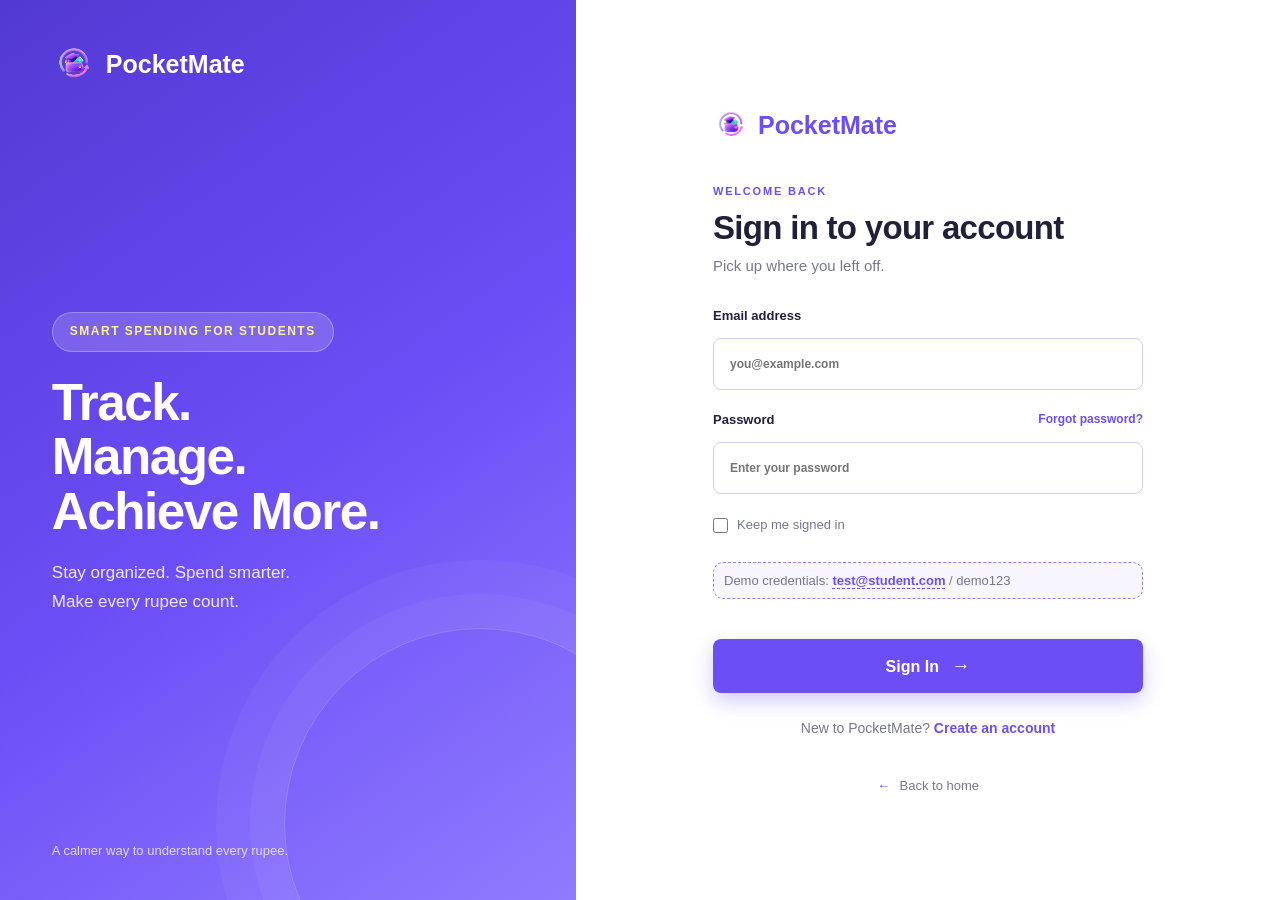
<file: signin.html>
<!doctype html>
<html lang="en">
  <head>
    <meta charset="UTF-8" />
    <meta name="viewport" content="width=device-width, initial-scale=1.0" />
    <title>Sign In | PocketMate</title>

    <link rel="stylesheet" href="css/styles.css" />
    <link rel="stylesheet" href="css/polish.css" />
      <script src="js/pm-core.js"></script>
  </head>

  <body class="auth-page page-signin">
    <main class="auth-shell">
      <section class="auth-intro" aria-label="PocketMate introduction">
        <a class="brand" href="homepage.html"
          ><img
            src="assets/images/logo.png"
            alt="PocketMate logo"
            onerror="
              this.src = 'https://via.placeholder.com/45/6C4EF6/FFFFFF?text=PM'
            "
          /><span>PocketMate</span></a
        >
        <div class="intro-copy">
          <span class="tagline">SMART SPENDING FOR STUDENTS</span>
          <h1>Track.<br />Manage.<br />Achieve More.</h1>
          <p>Stay organized. Spend smarter.<br />Make every rupee count.</p>
        </div>
        <p class="intro-note">A calmer way to understand every rupee.</p>
      </section>
      <section class="auth-panel">
        <div class="form-wrap">
          <a class="mobile-brand" href="homepage.html"
            ><img
              src="assets/images/logo.png"
              alt="PocketMate logo"
              onerror="
                this.src =
                  'https://via.placeholder.com/45/6C4EF6/FFFFFF?text=PM'
              "
            />
            <span>PocketMate</span></a
          >
          <p class="form-kicker">WELCOME BACK</p>
          <h2>Sign in to your account</h2>
          <p class="form-subtitle">Pick up where you left off.</p>
          <form
            id="signin-form"
            data-test-email="test@student.com"
            data-test-password="demo123"
          >
            <div class="field">
              <label for="signin-email">Email address</label
              ><input
                type="email"
                id="signin-email"
                name="email"
                placeholder="you@example.com"
                autocomplete="email"
                required
              />
            </div>
            <div class="field">
              <div class="field-heading">
                <label for="signin-password">Password</label
                ><a href="#forgot-password">Forgot password?</a>
              </div>
              <input
                type="password"
                id="signin-password"
                name="password"
                placeholder="Enter your password"
                autocomplete="current-password"
                required
              />
            </div>
            <label class="checkbox-label"
              ><input
                type="checkbox"
                id="signin-remember"
                name="remember"
              /><span>Keep me signed in</span></label
            >
            <p class="demo-credentials">
              Demo credentials:
              <a href="mailto:test@student.com">test@student.com</a> / demo123
            </p>
            <button type="submit" class="submit-button">
              Sign In <span aria-hidden="true">&#8594;</span>
            </button>
          </form>
          <p class="switch-auth">
            New to PocketMate? <a href="signup.html">Create an account</a>
          </p>
          <a class="back-link" href="homepage.html"
            ><span aria-hidden="true">&#8592;</span> Back to home</a
          >
        </div>
      </section>
    </main>
    <script>
      (function () {
        const root = document.documentElement,
          saved = localStorage.getItem("pocketmate-theme");
        root.dataset.theme = saved === "dark" ? "dark" : "light";
      })();
    </script>
  <script src="js/auth.js"></script>
  </body>
</html>
</file>
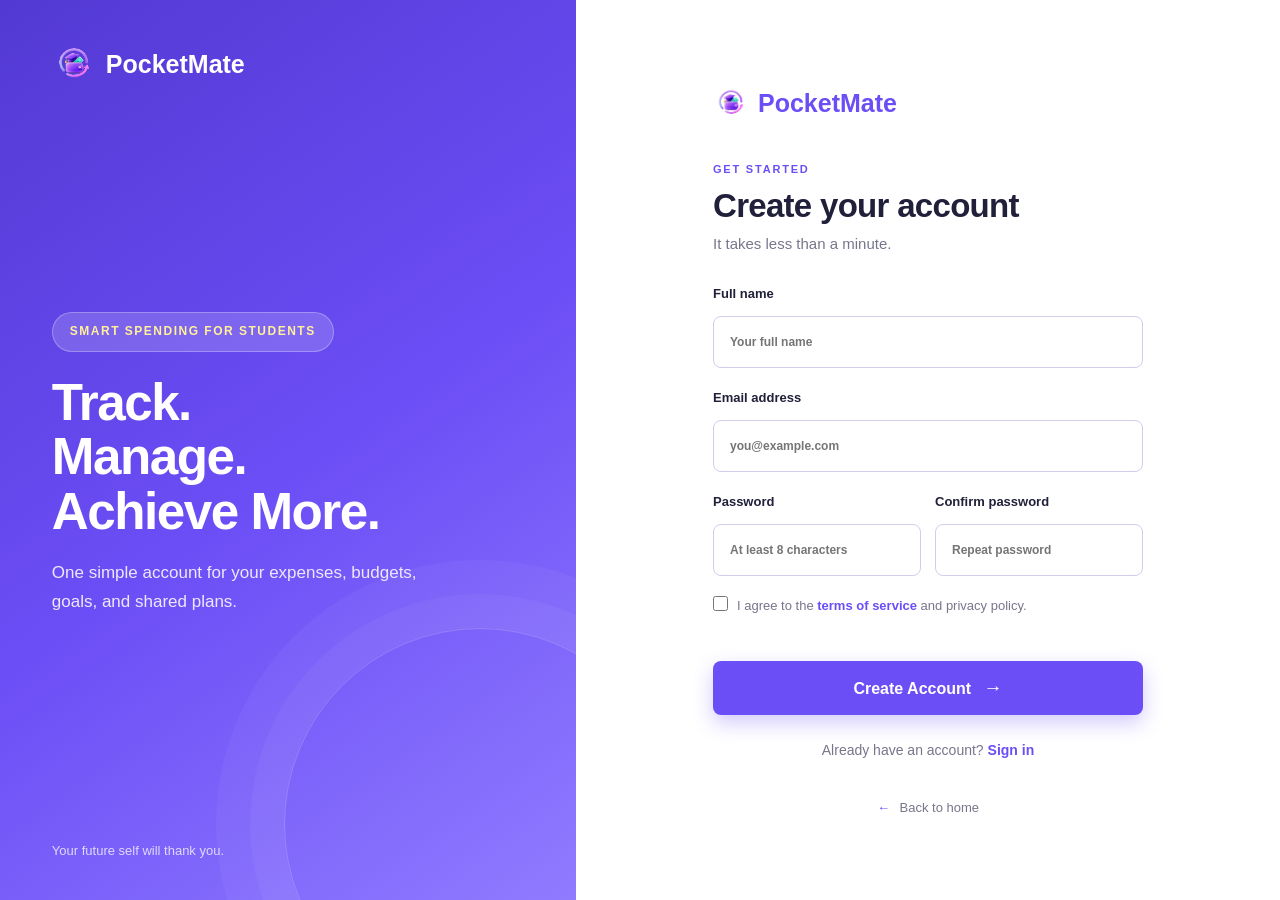
<file: signup.html>
<!doctype html>
<html lang="en">
  <head>
    <meta charset="UTF-8" />
    <meta name="viewport" content="width=device-width, initial-scale=1.0" />
    <title>Sign Up | PocketMate</title>

    <link rel="stylesheet" href="css/styles.css" />
    <link rel="stylesheet" href="css/polish.css" />
      <script src="js/pm-core.js"></script>
  </head>

  <body class="auth-page page-signup">
    <main class="auth-shell">
      <section class="auth-intro" aria-label="PocketMate introduction">
        <a class="brand" href="homepage.html"
          ><img
            src="assets/images/logo.png"
            alt="PocketMate logo"
            onerror="
              this.src = 'https://via.placeholder.com/45/6C4EF6/FFFFFF?text=PM'
            "
          /><span>PocketMate</span></a
        >
        <div class="intro-copy">
          <span class="tagline">SMART SPENDING FOR STUDENTS</span>
          <h1>Track.<br />Manage.<br />Achieve More.</h1>
          <p>
            One simple account for your expenses, budgets,<br />goals, and
            shared plans.
          </p>
        </div>
        <p class="intro-note">Your future self will thank you.</p>
      </section>
      <section class="auth-panel">
        <div class="form-wrap">
          <a class="mobile-brand" href="homepage.html"
            ><img
              src="assets/images/logo.png"
              alt="PocketMate logo"
              onerror="
                this.src =
                  'https://via.placeholder.com/45/6C4EF6/FFFFFF?text=PM'
              "
            /><span>PocketMate</span></a
          >
          <p class="form-kicker">GET STARTED</p>
          <h2>Create your account</h2>
          <p class="form-subtitle">It takes less than a minute.</p>
          <form id="signup-form">
            <div class="field">
              <label for="signup-name">Full name</label
              ><input
                type="text"
                id="signup-name"
                name="name"
                placeholder="Your full name"
                autocomplete="name"
                required
              />
            </div>
            <div class="field">
              <label for="signup-email">Email address</label
              ><input
                type="email"
                id="signup-email"
                name="email"
                placeholder="you@example.com"
                autocomplete="email"
                required
              />
            </div>
            <div class="field-row">
              <div class="field">
                <label for="signup-password">Password</label
                ><input
                  type="password"
                  id="signup-password"
                  name="password"
                  placeholder="At least 8 characters"
                  minlength="8"
                  autocomplete="new-password"
                  required
                />
              </div>
              <div class="field">
                <label for="signup-confirm-password">Confirm password</label
                ><input
                  type="password"
                  id="signup-confirm-password"
                  name="confirm-password"
                  placeholder="Repeat password"
                  minlength="8"
                  autocomplete="new-password"
                  required
                />
              </div>
            </div>
            <label class="checkbox-label terms-label"
              ><input
                type="checkbox"
                id="signup-terms"
                name="terms"
                required
              /><span
                >I agree to the <a href="#terms">terms of service</a> and
                privacy policy.</span
              ></label
            ><button type="submit" class="submit-button">
              Create Account <span aria-hidden="true">&#8594;</span>
            </button>
          </form>
          <p class="switch-auth">
            Already have an account? <a href="signin.html">Sign in</a>
          </p>
          <a class="back-link" href="homepage.html"
            ><span aria-hidden="true">&#8592;</span> Back to home</a
          >
        </div>
      </section>
    </main>
    <script>
      (function () {
        const root = document.documentElement,
          saved = localStorage.getItem("pocketmate-theme");
        root.dataset.theme = saved === "dark" ? "dark" : "light";
      })();
    </script>
  <script src="js/auth.js"></script>
  </body>
</html>
</file>
<file: css/styles.css>
/* =========================================
   POCKETMATE - MASTER CONSOLIDATED CSS
   ========================================= */

/* --- 1. GLOBAL VARIABLES --- */
:root {
  --text-scale: 1;
  /* Marketing & Loading */
  --bg-color: #f8f8fe;
  --text-main: #222222;
  --text-muted: #666666;
  --header-bg: #ffffff;
  --card-bg: #ffffff;
  --tagline-bg: #ece8ff;
  --primary: #6c4ef6;
  --primary-hover: #5839ef;
  --footer-bg: #1e1f3b;
  --footer-text-main: #ffffff;
  --footer-text-muted: #dddddd;
  --radius-md: 8px;
  --radius-lg: 15px;
  --radius-xl: 20px;
  --radius-pill: 35px;
  --glass-bg: rgba(255, 255, 255, 0.75);
  --glass-border: rgba(108, 78, 246, 0.15);
  --glass-blur: blur(14px);
  --toggle-track: #e4e4e4;
  --toggle-knob: #fff;
  --panel-alt: #faf8ff;
  --border: #e3d8fb;
  --shadow: 0 12px 28px rgba(86, 54, 150, 0.1);
  --pink: #f47f94;
  --blue: #55a9f4;
  --cyan: #33bdb8;
  --orange: #f3aa62;
  --green: #35c9a1;
  --yellow: #eab94e;

  /* App Dashboard */
  --bg: #f4f1ff;
  --sidebar: #25154d;
  --panel: #fff;
  --text: #261c3b;
  --muted: #706585;
  --light: #9c91b1;
  --primary2: #b13fee;
  --primary-2: #b13fee;
  --track: #eee8ff;
  --mint: #35c9a1;
  --sky: #55a9f4;
  --coral: #f47f94;
  --peach: #f3aa62;
  --gold: #eab94e;
  --teal: #33bdb8;
  --lav: #a782f0;
  --button-text: #fff;
  --tx-pizza: #ff6f91;
  --tx-books: #46b9ff;
  --tx-bus: #8d72ff;
  --tx-coffee: #ffb84d;
  --tx-salary: #3ed6b0;
  --tx-pizza-bg: #ffe0e8;
  --tx-books-bg: #dff4ff;
  --tx-bus-bg: #e9e2ff;
  --tx-coffee-bg: #fff0d2;
  --tx-salary-bg: #dff9f1;
  --friend-rahul: #d9edff;
  --friend-aman: #ffe0eb;
  --friend-priya: #d8f5e7;
  --friend-rahul-text: #245b8f;
  --friend-aman-text: #a53662;
  --friend-priya-text: #19775b;
  --mint-bg: #dff9f1;
  --blue-bg: #dff4ff;
  --pink-bg: #ffe0e8;
  --gold-bg: #fff0d2;
  --purple-bg: #eee7ff;

  /* Auth */
  --auth-purple: #6c4ef6;
  --auth-purple-dark: #4e35c4;
  --auth-ink: #20203a;
  --auth-muted: #77768c;
  --auth-line: #e5e4ed;
  --auth-paper: #fff;
  --auth-bg: #f5f3ff;
  --auth-input: #fff;
}

[data-theme="dark"] {
  /* Marketing Dark */
  --bg-color: #0d0d12;
  --text-main: #f4f4f4;
  --text-muted: #a0a0a0;
  --header-bg: rgba(18, 18, 24, 0.95);
  --card-bg: #1a1a24;
  --tagline-bg: rgba(108, 78, 246, 0.15);
  --glass-bg: rgba(30, 30, 40, 0.75);
  --glass-border: rgba(255, 255, 255, 0.08);
  --footer-bg: #09090b;
  --footer-text-main: #fff;
  --footer-text-muted: #aaa;
  --toggle-track: #333;
  --toggle-knob: #222;
  --panel-alt: #29164b;
  --border: #4d2d73;
  --shadow: 0 14px 32px rgba(0, 0, 0, 0.35);
  --pink: #ff769b;
  --blue: #63b7ff;
  --cyan: #43d5cd;
  --orange: #ffad68;
  --green: #32d5ad;
  --yellow: #ffd25f;

  /* App Dark */
  --bg: #0d051d;
  --sidebar: #160b32;
  --panel: #21113e;
  --text: #fff;
  --muted: #c1b1d8;
  --light: #a995c2;
  --primary: #8b4df5;
  --primary2: #d148e9;
  --primary-2: #d148e9;
  --track: #351d58;
  --mint: #32d5ad;
  --sky: #63b7ff;
  --coral: #ff769b;
  --peach: #ffad68;
  --gold: #ffd25f;
  --teal: #43d5cd;
  --lav: #bd8fff;
  --tx-pizza: #ff86a5;
  --tx-books: #70caff;
  --tx-bus: #b69bff;
  --tx-coffee: #ffd071;
  --tx-salary: #72e7c5;
  --tx-pizza-bg: #612544;
  --tx-books-bg: #173e66;
  --tx-bus-bg: #3c286e;
  --tx-coffee-bg: #674821;
  --tx-salary-bg: #175246;
  --friend-rahul: #24476a;
  --friend-aman: #602b4d;
  --friend-priya: #1d554c;
  --friend-rahul-text: #a8d8ff;
  --friend-aman-text: #ff9fbd;
  --friend-priya-text: #91f0d2;
  --mint-bg: #174f45;
  --blue-bg: #173e66;
  --pink-bg: #612544;
  --gold-bg: #674821;
  --purple-bg: #3c286e;

  /* Auth Dark */
  --auth-bg: #0d0d12;
  --auth-ink: #f4f4f4;
  --auth-muted: #aaa8b8;
  --auth-line: #3b394b;
  --auth-paper: #1a1a24;
  --auth-input: #21113e;
}

/* --- 2. GLOBAL RESETS & TYPOGRAPHY --- */
* {
  margin: 0;
  padding: 0;
  box-sizing: border-box;
}
html {
  scroll-behavior: smooth;
  height: 100%;
  width: 100%;
}
img {
  max-width: 100%;
  display: block;
}

/* Default (Marketing Pages) */
body {
  font-family:
    -apple-system, BlinkMacSystemFont, "Segoe UI", Roboto, Helvetica, Arial,
    sans-serif;
  background: var(--bg-color);
  color: var(--text-main);
  overflow-x: hidden;
  padding-bottom: 90px;
  transition:
    background-color 0.4s ease,
    color 0.4s ease;
  min-height: 100%;
}

/* App Pages Override */
body.app-body,
.app {
  font-family: Arial, Helvetica, sans-serif;
  background: var(--bg);
  color: var(--text);
  font-size: calc(15px * var(--text-scale, 1));
  line-height: 1.5;
  padding-bottom: 0;
  min-height: 100vh;
}
.app {
  display: flex;
  gap: 18px;
  padding: 18px;
  transition: none;
}

/* Auth Pages Override */
body.auth-page {
  background: var(--auth-bg);
  color: var(--auth-ink);
  min-height: 100vh;
  padding-bottom: 0;
  font-family: Arial, Helvetica, sans-serif;
  overflow-x: hidden;
}

/* --- 3. MARKETING NAVIGATION & FOOTER --- */
header {
  position: fixed;
  top: 0;
  left: 0;
  width: 100%;
  background: var(--header-bg);
  box-shadow: 0 2px 12px rgba(0, 0, 0, 0.08);
  z-index: 1000;
  display: flex;
  justify-content: space-between;
  align-items: center;
  padding: 18px 5%;
  transition: background-color 0.4s ease;
}
.brand-container {
  display: flex;
  align-items: center;
  justify-content: space-between;
  width: 100%;
  gap: 15px;
}

/* Correctly Scoped Marketing Header Logo */
header .logo {
  display: flex;
  align-items: center;
  gap: 10px;
  background: var(--card-bg);
  padding: 6px 14px 6px 8px;
  border-radius: var(--radius-xl);
  box-shadow: 0 4px 12px rgba(0, 0, 0, 0.05);
  border: 1px solid var(--glass-border);
  transition: 0.3s ease;
}
header .logo img {
  width: 38px;
  border-radius: 10px;
  transition: 0.3s ease;
}
header .logo-text h2 {
  font-size: calc(22px * var(--text-scale, 1));
  color: var(--primary);
  margin: 0;
}
header .logo:hover {
  transform: translateY(-2px);
  box-shadow: 0 6px 16px rgba(108, 78, 246, 0.12);
}
header .logo:hover img {
  transform: rotate(-8deg) scale(1.05);
}

.top-nav {
  display: none;
  align-items: center;
  gap: 35px;
}
.top-nav a {
  text-decoration: none;
  color: var(--text-main);
  font-size: calc(17px * var(--text-scale, 1));
  font-weight: 600;
  position: relative;
  transition: 0.3s;
}
.top-nav a::after {
  content: "";
  position: absolute;
  left: 0;
  bottom: -6px;
  width: 0;
  height: 3px;
  background: var(--primary);
  transition: 0.3s;
}
.top-nav a:hover,
.top-nav a.active {
  color: var(--primary);
}
.top-nav a:hover::after,
.top-nav a.active::after {
  width: 100%;
}
.desktop-buttons {
  display: none;
  align-items: center;
  gap: 12px;
}
.desktop-buttons a {
  text-decoration: none;
  padding: 12px 22px;
  border-radius: var(--radius-md);
  font-weight: bold;
  transition: 0.3s ease;
}
.signin {
  border: 2px solid var(--primary);
  color: var(--primary);
  background: transparent;
}
.signin:hover {
  background: var(--primary);
  color: #fff;
  transform: translateY(-2px);
  box-shadow: 0 8px 18px rgba(108, 78, 246, 0.25);
}
.signup {
  background: var(--primary);
  color: #fff;
}
.signup:hover {
  background: var(--primary-hover);
  transform: translateY(-2px);
  box-shadow: 0 8px 18px rgba(108, 78, 246, 0.25);
}
.bottom-nav {
  position: fixed;
  left: 50%;
  bottom: 20px;
  transform: translateX(-50%);
  width: 90%;
  max-width: 420px;
  height: 68px;
  border-radius: var(--radius-pill);
  background: var(--glass-bg);
  backdrop-filter: var(--glass-blur);
  -webkit-backdrop-filter: var(--glass-blur);
  border: 1px solid var(--glass-border);
  box-shadow: 0 10px 30px rgba(0, 0, 0, 0.12);
  display: flex;
  justify-content: space-around;
  align-items: center;
  z-index: 1000;
}
.bottom-nav a {
  text-decoration: none;
  color: var(--text-muted);
  display: flex;
  flex-direction: column;
  align-items: center;
  justify-content: center;
  transition: 0.3s ease;
  padding: 8px;
  border-radius: 12px;
}
.bottom-nav .icon {
  font-size: calc(24px * var(--text-scale, 1));
  transition: 0.3s;
}
.bottom-nav span:last-child {
  font-size: calc(11px * var(--text-scale, 1));
  margin-top: 4px;
  font-weight: 600;
}
.bottom-nav a:hover,
.bottom-nav a:active {
  color: var(--primary);
  background: rgba(108, 78, 246, 0.05);
  transform: translateY(-2px);
}
.bottom-nav a.active {
  color: var(--primary);
}
.bottom-nav a.active .icon {
  transform: scale(1.15);
}
.theme-switch {
  position: relative;
  display: inline-block;
  width: 60px;
  height: 32px;
  flex-shrink: 0;
}
.theme-switch input {
  opacity: 0;
  width: 0;
  height: 0;
}
.theme-switch .slider {
  position: absolute;
  cursor: pointer;
  top: 0;
  left: 0;
  right: 0;
  bottom: 0;
  background-color: var(--toggle-track);
  transition: 0.4s ease;
  border-radius: var(--radius-pill);
  display: flex;
  align-items: center;
  justify-content: space-between;
  padding: 0 8px;
  box-shadow: inset 0 2px 6px rgba(0, 0, 0, 0.08);
}
.theme-switch .slider i {
  font-size: calc(16px * var(--text-scale, 1));
  z-index: 1;
}
.theme-switch .slider .ph-moon {
  color: #888;
}
.theme-switch .slider .ph-sun {
  color: #f39c12;
}
.theme-switch .slider:before {
  position: absolute;
  content: "";
  height: 24px;
  width: 24px;
  left: 4px;
  bottom: 4px;
  background-color: var(--toggle-knob);
  transition: 0.4s cubic-bezier(0.25, 0.8, 0.25, 1);
  border-radius: 50%;
  box-shadow: 0 2px 6px rgba(0, 0, 0, 0.15);
  z-index: 2;
}
input:checked + .slider {
  background-color: var(--primary);
}
input:checked + .slider .ph-moon {
  color: #fff;
}
input:checked + .slider:before {
  transform: translateX(28px);
}
.desktop-theme-switch {
  display: none;
}
footer {
  background: var(--footer-bg);
  color: var(--footer-text-main);
  padding: 50px 25px 20px;
  transition: background-color 0.4s ease;
}
.footer-container {
  display: flex;
  flex-direction: column;
  gap: 35px;
  text-align: center;
}
.footer-about h2,
.footer-links h3,
.footer-contact h3 {
  margin-bottom: 15px;
  color: var(--footer-text-main);
}
.footer-links ul {
  list-style: none;
}
.footer-links li {
  margin-bottom: 12px;
}
.footer-links a {
  text-decoration: none;
  color: var(--footer-text-muted);
  transition: 0.3s ease;
}
.footer-links a:hover {
  color: #fff;
  padding-left: 6px;
}
.footer-contact p,
.footer-about p {
  color: var(--footer-text-muted);
  line-height: 28px;
}
footer hr {
  margin: 35px 0 20px;
  border: none;
  border-top: 1px solid rgba(255, 255, 255, 0.1);
}
.copyright {
  text-align: center;
  color: var(--footer-text-muted);
}

/* --- 4. MARKETING COMPONENTS --- */
.hero {
  margin-top: 120px;
  width: 92%;
  margin-left: auto;
  margin-right: auto;
  display: flex;
  flex-direction: column;
  gap: 40px;
}
.hero-content {
  text-align: center;
  flex: 1;
}
header ~ main .tagline {
  display: inline-flex;
  align-items: center;
  gap: 7px;
  background: var(--tagline-bg);
  color: var(--primary);
  padding: 10px 18px;
  border-radius: 25px;
  font-size: calc(13px * var(--text-scale, 1));
  font-weight: bold;
}
.hero h1 {
  margin: 20px 0;
  font-size: calc(38px * var(--text-scale, 1));
  line-height: 1.25;
}
.hero p {
  color: var(--text-muted);
  line-height: 28px;
  margin-bottom: 30px;
}
.hero-image {
  display: flex;
  justify-content: center;
  flex: 1;
}
.hero-image img {
  width: 100%;
  max-width: 500px;
  transition: 0.4s ease;
}
.hero-image img:hover {
  transform: scale(1.03);
}
.features {
  width: 92%;
  margin: 70px auto;
  text-align: center;
}
.features h2 {
  font-size: calc(30px * var(--text-scale, 1));
  margin-bottom: 10px;
}
.feature-text {
  color: var(--text-muted);
  margin-bottom: 35px;
}
.feature-container {
  display: grid;
  grid-template-columns: 1fr;
  gap: 20px;
}
.feature-card {
  background: var(--card-bg);
  padding: 30px 22px;
  border-radius: var(--radius-lg);
  box-shadow: 0 5px 18px rgba(0, 0, 0, 0.05);
  transition: 0.35s ease;
  border: 1px solid transparent;
}
.feature-card:hover {
  transform: translateY(-8px);
  box-shadow: 0 12px 28px rgba(108, 78, 246, 0.12);
  border: 1px solid var(--glass-border);
}
.feature-card .icon {
  font-size: calc(40px * var(--text-scale, 1));
  margin-bottom: 15px;
  color: var(--primary);
}
.feature-card h3 {
  margin-bottom: 10px;
}
.feature-card p {
  color: var(--text-muted);
  line-height: 28px;
}
header ~ main .btn {
  display: inline-flex;
  align-items: center;
  justify-content: center;
  gap: 8px;
  background: var(--primary);
  color: #fff;
  text-decoration: none;
  padding: 14px 22px;
  border: 0;
  border-radius: var(--radius-md);
  font-family: inherit;
  font-size: calc(14px * var(--text-scale, 1));
  font-weight: bold;
  cursor: pointer;
  transition: 0.3s ease;
}
header ~ main .btn:hover {
  background: var(--primary-hover);
  transform: translateY(-3px);
  box-shadow: 0 10px 20px rgba(108, 78, 246, 0.3);
}
.btn-soft {
  display: inline-flex;
  align-items: center;
  justify-content: center;
  gap: 8px;
  color: var(--primary);
  background: var(--card-bg);
  border: 1px solid var(--glass-border);
  text-decoration: none;
  padding: 14px 22px;
  border-radius: var(--radius-md);
  font-family: inherit;
  font-size: calc(14px * var(--text-scale, 1));
  font-weight: 800;
  cursor: pointer;
  transition: 0.3s ease;
}
.btn-soft:hover {
  transform: translateY(-3px);
  box-shadow: 0 8px 18px rgba(108, 78, 246, 0.14);
}

/* --- CORRECTED CTA SECTION --- */
.cta {
  width: 92%;
  display: flex;
  flex-direction: column;
  align-items: center;
  gap: 20px;
  margin: 70px auto;
  background: var(--primary);
  padding: 50px 25px;
  border-radius: var(--radius-xl);
  text-align: center;
}
.cta-icon {
  font-size: calc(34px * var(--text-scale, 1));
}
.cta h2 {
  color: #fff;
  font-size: calc(30px * var(--text-scale, 1));
  line-height: 1.25;
  margin-bottom: 15px;
}
.cta p {
  color: #eee;
  font-size: calc(16px * var(--text-scale, 1));
  line-height: 1.6;
  margin-bottom: 30px;
  max-width: 600px;
  margin-left: auto;
  margin-right: auto;
}
.cta-content {
  flex: 1;
}
.cta-btn {
  display: inline-flex;
  align-items: center;
  justify-content: center;
  background: #fff;
  color: var(--primary);
  text-decoration: none;
  padding: 14px 30px;
  border-radius: var(--radius-md);
  font-weight: bold;
  transition: 0.3s ease;
  font-size: calc(15px * var(--text-scale, 1));
}
.cta-btn:hover,
.cta .btn:hover {
  background: #f4f4f4;
  transform: translateY(-3px);
  box-shadow: 0 10px 20px rgba(0, 0, 0, 0.15);
}
.cta .btn {
  background: #fff;
  color: var(--primary);
  border: none;
}
.status-message {
  min-height: 18px;
  color: var(--green);
  font-size: calc(12px * var(--text-scale, 1));
  font-weight: 700;
}

/* About Page Specifics */
.about-page {
  width: 92%;
  max-width: 1300px;
  margin: 120px auto 70px;
}
.about-hero {
  display: flex;
  flex-direction: column;
  gap: 34px;
  align-items: center;
  margin-bottom: 70px;
}
.hero-content h1 span {
  color: var(--primary);
}
.hero-buttons {
  display: flex;
  justify-content: center;
  gap: 12px;
  flex-wrap: wrap;
  margin-top: 28px;
}
.hero-visual {
  width: min(100%, 500px);
  position: relative;
  min-height: 310px;
  border-radius: var(--radius-xl);
  background: linear-gradient(135deg, var(--tagline-bg), var(--card-bg));
  border: 1px solid var(--glass-border);
  overflow: hidden;
  box-shadow: var(--shadow);
}
.hero-visual:before {
  content: "";
  position: absolute;
  width: 240px;
  height: 240px;
  left: 50%;
  top: 50%;
  transform: translate(-50%, -50%);
  border: 25px solid rgba(108, 78, 246, 0.12);
  border-radius: 50%;
}
.wallet {
  position: absolute;
  left: 50%;
  top: 50%;
  transform: translate(-50%, -48%);
  width: 155px;
  height: 104px;
  border-radius: 18px;
  background: linear-gradient(135deg, #7545ee, #b13fee);
  box-shadow: 0 18px 28px rgba(108, 78, 246, 0.3);
  z-index: 2;
}
.wallet:before {
  content: "";
  position: absolute;
  top: -15px;
  left: 12px;
  width: 105px;
  height: 28px;
  border-radius: 12px 12px 0 0;
  background: #8f62f4;
}
.wallet-button {
  position: absolute;
  right: 15px;
  top: 40px;
  width: 36px;
  height: 25px;
  border-radius: 8px;
  background: rgba(255, 255, 255, 0.92);
}
.wallet-button:after {
  content: "";
  position: absolute;
  top: 8px;
  right: 7px;
  width: 8px;
  height: 8px;
  border-radius: 50%;
  background: var(--primary);
}
.coin {
  position: absolute;
  display: flex;
  align-items: center;
  justify-content: center;
  width: 39px;
  height: 39px;
  border-radius: 50%;
  color: #a76000;
  background: #ffd16a;
  font-weight: 900;
  box-shadow: 0 6px 12px rgba(0, 0, 0, 0.1);
  z-index: 3;
}
.coin-one {
  top: 52px;
  right: 83px;
}
.coin-two {
  top: 108px;
  left: 72px;
}
.coin-three {
  bottom: 52px;
  right: 65px;
}
.spending-card {
  position: absolute;
  left: 18px;
  bottom: 17px;
  width: 190px;
  padding: 12px;
  border-radius: 14px;
  background: var(--card-bg);
  border: 1px solid var(--glass-border);
  box-shadow: 0 9px 20px rgba(0, 0, 0, 0.1);
  z-index: 4;
}
.spending-card h3 {
  font-size: calc(11px * var(--text-scale, 1));
  margin-bottom: 9px;
}
.spending-row {
  display: flex;
  align-items: center;
  gap: 9px;
}
.hero-visual .donut {
  width: 55px;
  height: 55px;
  border-radius: 50%;
  background: conic-gradient(
    var(--pink) 0 35%,
    var(--orange) 35% 53%,
    var(--cyan) 53% 73%,
    var(--primary) 73% 90%,
    #b875ff 90% 100%
  );
  position: relative;
}
.hero-visual .donut:after {
  content: "";
  position: absolute;
  inset: 13px;
  border-radius: 50%;
  background: var(--card-bg);
}
.hero-visual .legend {
  display: flex;
  flex-direction: column;
  gap: 3px;
  font-size: calc(8px * var(--text-scale, 1));
  color: var(--text-muted);
}
.hero-visual .legend span:before {
  content: "";
  display: inline-block;
  width: 6px;
  height: 6px;
  border-radius: 50%;
  margin-right: 4px;
  background: var(--primary);
}
.action-card {
  position: absolute;
  right: 15px;
  bottom: 18px;
  display: grid;
  grid-template-columns: repeat(2, 1fr);
  gap: 5px;
  padding: 8px;
  border-radius: 12px;
  background: var(--card-bg);
  border: 1px solid var(--glass-border);
  box-shadow: 0 8px 18px rgba(0, 0, 0, 0.08);
  z-index: 4;
}
.action-card span {
  display: flex;
  align-items: center;
  gap: 5px;
  color: var(--primary);
  font-size: calc(9px * var(--text-scale, 1));
  font-weight: 800;
}
.info-grid {
  display: grid;
  grid-template-columns: 1fr;
  gap: 20px;
  margin-bottom: 70px;
}
.info-card {
  display: flex;
  gap: 17px;
  padding: 25px;
  border-radius: var(--radius-xl);
  border: 1px solid var(--glass-border);
  background: var(--card-bg);
  box-shadow: 0 5px 18px rgba(0, 0, 0, 0.05);
  transition: 0.3s;
}
.info-card:hover {
  transform: translateY(-4px);
  box-shadow: var(--shadow);
}
.info-icon {
  width: 45px;
  height: 45px;
  display: flex;
  align-items: center;
  justify-content: center;
  flex-shrink: 0;
  border-radius: 13px;
  color: var(--primary);
  background: var(--tagline-bg);
  font-size: calc(23px * var(--text-scale, 1));
}
.info-icon.pink {
  color: var(--pink);
  background: rgba(244, 127, 148, 0.14);
}
.info-card h2 {
  font-size: calc(21px * var(--text-scale, 1));
  margin-bottom: 10px;
}
.info-card p {
  color: var(--text-muted);
  font-size: calc(13px * var(--text-scale, 1));
  line-height: 1.7;
  margin-top: 10px;
}
.section-title {
  display: flex;
  align-items: center;
  gap: 12px;
  margin-bottom: 25px;
}
.section-title-icon {
  width: 42px;
  height: 42px;
  display: flex;
  align-items: center;
  justify-content: center;
  border-radius: 12px;
  color: var(--primary);
  background: var(--tagline-bg);
  font-size: calc(22px * var(--text-scale, 1));
}
.section-title h2 {
  font-size: calc(26px * var(--text-scale, 1));
}
.team-tech {
  display: grid;
  grid-template-columns: 1fr;
  gap: 48px;
  margin-bottom: 70px;
}
.team-grid {
  display: grid;
  grid-template-columns: repeat(2, 1fr);
  gap: 15px;
}
.team-card {
  position: relative;
  padding: 22px 14px;
  border: 1px solid var(--glass-border);
  border-radius: var(--radius-lg);
  background: var(--card-bg);
  text-align: center;
  box-shadow: 0 5px 18px rgba(0, 0, 0, 0.05);
  transition: 0.3s;
}
.team-card:hover {
  transform: translateY(-6px);
  box-shadow: var(--shadow);
}
.member-avatar {
  width: 56px;
  height: 56px;
  margin: 0 auto 12px;
  display: flex;
  align-items: center;
  justify-content: center;
  border-radius: 50%;
  color: #fff;
  background: linear-gradient(135deg, var(--primary), #b13fee);
  font-size: calc(21px * var(--text-scale, 1));
  font-weight: 800;
}
.member-avatar.pink {
  background: linear-gradient(135deg, #f47f94, #ff9c70);
}
.member-avatar.blue {
  background: linear-gradient(135deg, #55a9f4, #43d5cd);
}
.member-avatar.orange {
  background: linear-gradient(135deg, #f3aa62, #f47f94);
}
.lead-badge {
  position: absolute;
  top: 10px;
  right: 10px;
  color: #8d6200;
  background: #fff0bf;
  border-radius: 12px;
  padding: 4px 7px;
  font-size: calc(8px * var(--text-scale, 1));
  font-weight: 800;
}
.team-card h3 {
  font-size: calc(15px * var(--text-scale, 1));
}
.role {
  display: block;
  margin: 4px 0 9px;
  color: var(--primary);
  font-size: calc(10px * var(--text-scale, 1));
  font-weight: 800;
}
.team-card p {
  color: var(--text-muted);
  font-size: calc(10px * var(--text-scale, 1));
  line-height: 1.5;
}
.social-links {
  display: flex;
  justify-content: center;
  gap: 7px;
  margin-top: 13px;
}
.social-links a {
  width: 25px;
  height: 25px;
  display: flex;
  align-items: center;
  justify-content: center;
  border-radius: 8px;
  color: var(--primary);
  background: var(--tagline-bg);
  font-size: calc(12px * var(--text-scale, 1));
  text-decoration: none;
  transition: 0.2s;
}
.social-links a:hover {
  color: #fff;
  background: var(--primary);
}
.tech-list {
  display: grid;
  grid-template-columns: 1fr;
  gap: 10px;
}
.tech-item {
  display: flex;
  align-items: center;
  gap: 12px;
  padding: 12px;
  border: 1px solid var(--glass-border);
  border-radius: 13px;
  background: var(--card-bg);
  transition: 0.2s;
}
.tech-item:hover {
  border-color: var(--primary);
  transform: translateX(3px);
}
.tech-logo {
  width: 36px;
  height: 36px;
  display: flex;
  align-items: center;
  justify-content: center;
  border-radius: 10px;
  color: #fff;
  background: var(--primary);
  font-size: calc(12px * var(--text-scale, 1));
  font-weight: 900;
}
.tech-logo.orange {
  background: #ec7a2d;
}
.tech-logo.blue {
  background: #3b93ce;
}
.tech-logo.yellow {
  color: #4a3600;
  background: #ffd34f;
}
.tech-logo.cyan {
  background: #28aeb8;
}
.tech-logo.dark {
  background: #343440;
}
.tech-item strong {
  display: block;
  font-size: calc(13px * var(--text-scale, 1));
}
.tech-item small {
  color: var(--text-muted);
  font-size: calc(10px * var(--text-scale, 1));
}

/* Contact Page Specifics */
.contact-page {
  width: 92%;
  max-width: 1300px;
  margin: 120px auto 70px;
}
.contact-hero {
  text-align: center;
  margin-bottom: 38px;
}
.contact-hero h1 {
  margin: 18px 0 12px;
  font-size: calc(38px * var(--text-scale, 1));
  line-height: 1.25;
}
.contact-hero p {
  max-width: 600px;
  margin: 0 auto;
  color: var(--text-muted);
  line-height: 28px;
}
.contact-layout {
  display: grid;
  grid-template-columns: 1fr;
  gap: 22px;
}
.contact-column {
  display: flex;
  flex-direction: column;
  gap: 22px;
}
.contact-panel {
  display: flex;
  flex-direction: column;
  gap: 15px;
  padding: 24px;
  border: 1px solid var(--glass-border);
  border-radius: var(--radius-xl);
  background: var(--card-bg);
  box-shadow: 0 5px 18px rgba(0, 0, 0, 0.05);
  transition: 0.3s ease;
}
.contact-panel:hover {
  box-shadow: var(--shadow);
}
.contact-panel h2 {
  font-size: calc(20px * var(--text-scale, 1));
  margin-bottom: 2px;
}
.contact-panel > p {
  color: var(--text-muted);
  font-size: calc(13px * var(--text-scale, 1));
  line-height: 1.6;
}
.contact-channel-list {
  display: flex;
  flex-direction: column;
  gap: 10px;
}
.contact-channel {
  display: flex;
  align-items: center;
  gap: 12px;
  padding: 13px;
  border-radius: 13px;
  background: var(--panel-alt);
  border: 1px solid var(--border);
  transition: 0.22s;
}
.contact-channel:hover {
  border-color: var(--primary);
  transform: translateX(3px);
  box-shadow: 0 6px 16px rgba(108, 78, 246, 0.1);
}
.contact-channel-icon {
  width: 36px;
  height: 36px;
  display: flex;
  align-items: center;
  justify-content: center;
  flex-shrink: 0;
  border-radius: 10px;
  color: var(--primary);
  background: var(--tagline-bg);
  font-size: calc(19px * var(--text-scale, 1));
}
.contact-channel span:nth-child(2) {
  display: flex;
  flex: 1;
  flex-direction: column;
  gap: 2px;
}
.contact-channel strong {
  font-size: calc(13px * var(--text-scale, 1));
}
.contact-channel small {
  color: var(--text-muted);
  font-size: calc(11px * var(--text-scale, 1));
}
.contact-channel > i {
  color: var(--primary);
  font-size: calc(16px * var(--text-scale, 1));
}
.contact-form {
  display: flex;
  flex-direction: column;
  gap: 14px;
}
.contact-form label {
  display: flex;
  flex-direction: column;
  gap: 7px;
  color: var(--text-muted);
  font-size: calc(12px * var(--text-scale, 1));
  font-weight: 700;
}
.contact-form input,
.contact-form select,
.contact-form textarea {
  width: 100%;
  padding: 12px;
  border: 1px solid var(--border);
  border-radius: 10px;
  outline: none;
  color: var(--text-main);
  background: var(--panel-alt);
  font: inherit;
  font-size: calc(13px * var(--text-scale, 1));
  transition: 0.2s;
}
.contact-form input:focus,
.contact-form select:focus,
.contact-form textarea:focus {
  border-color: var(--primary);
  box-shadow: 0 0 0 3px rgba(108, 78, 246, 0.15);
}
.contact-form textarea {
  resize: vertical;
  min-height: 125px;
}
.contact-note {
  display: flex;
  align-items: flex-start;
  justify-content: center;
  gap: 8px;
  margin-top: 20px;
  color: var(--text-muted);
  font-size: calc(12px * var(--text-scale, 1));
  text-align: center;
}
.contact-note i {
  color: var(--primary);
  font-size: calc(16px * var(--text-scale, 1));
}

/* --- 5. AUTH PAGES (Signin, Signup) --- */
.auth-shell {
  display: flex;
  flex-direction: column;
  min-height: 100vh;
}
.auth-intro {
  display: none;
  position: relative;
}
.auth-intro::after {
  position: absolute;
  right: -100px;
  bottom: -120px;
  width: 390px;
  height: 390px;
  border: 1px solid rgba(255, 255, 255, 0.2);
  border-radius: 50%;
  box-shadow:
    0 0 0 34px rgba(255, 255, 255, 0.04),
    0 0 0 68px rgba(255, 255, 255, 0.04);
  content: "";
}
.auth-page .brand,
.auth-page .mobile-brand {
  display: inline-flex;
  align-items: center;
  width: fit-content;
  text-decoration: none;
  font-weight: 700;
}
.auth-page .brand {
  color: #fff;
  font-size: calc(25px * var(--text-scale, 1));
}
.auth-page .brand img {
  width: 44px;
  height: 44px;
  object-fit: contain;
  margin-right: 10px;
}
.mobile-brand {
  color: var(--auth-purple);
  font-size: calc(25px * var(--text-scale, 1));
  margin-bottom: 42px;
}
.mobile-brand img {
  width: 36px;
  height: 36px;
  object-fit: contain;
  margin-right: 9px;
}
.auth-shell .intro-copy {
  position: relative;
  z-index: 1;
  max-width: 470px;
  margin: auto 0;
}
.auth-shell .tagline {
  display: inline-block;
  width: max-content;
  max-width: 100%;
  padding: 11px 17px;
  border-radius: 999px;
  background: rgba(255, 255, 255, 0.16);
  border: 1px solid rgba(255, 255, 255, 0.28);
  color: #fff09a;
  font-size: calc(12px * var(--text-scale, 1));
  font-weight: 700;
  letter-spacing: 1.5px;
  line-height: 1.3;
  white-space: nowrap;
}
.auth-shell .intro-copy h1 {
  margin: 24px 0 20px;
  font-size: calc(clamp(38px, 4vw, 60px) * var(--text-scale, 1));
  line-height: 1.06;
  letter-spacing: -1.5px;
}
.auth-shell .intro-copy p {
  max-width: 380px;
  color: #ece9ff;
  font-size: calc(17px * var(--text-scale, 1));
  line-height: 1.7;
}
.intro-note {
  position: relative;
  z-index: 1;
  color: #ded9ff;
  font-size: calc(13px * var(--text-scale, 1));
}
.auth-panel {
  display: flex;
  align-items: center;
  justify-content: center;
  min-height: 100vh;
  padding: 50px 8%;
  background: var(--auth-paper);
}
.form-wrap {
  width: min(100%, 430px);
}
.form-kicker {
  color: var(--auth-purple);
  font-size: calc(11px * var(--text-scale, 1));
  font-weight: 700;
  letter-spacing: 1.8px;
}
.form-wrap h2 {
  margin-top: 12px;
  font-size: calc(33px * var(--text-scale, 1));
  letter-spacing: -0.7px;
}
.form-subtitle {
  margin: 10px 0 34px;
  color: var(--auth-muted);
  font-size: calc(15px * var(--text-scale, 1));
}
.field {
  margin-bottom: 22px;
}
.field label,
.field-heading label {
  display: block;
  margin-bottom: 9px;
  color: var(--auth-ink);
  font-size: calc(13px * var(--text-scale, 1));
  font-weight: 700;
}
.field-heading {
  display: flex;
  justify-content: space-between;
  gap: 12px;
}
.field-heading a,
.switch-auth a,
.checkbox-label a {
  color: var(--auth-purple);
  font-weight: 700;
  text-decoration: none;
}
.auth-page .field input {
  width: 100%;
  height: 52px;
  padding: 0 16px;
  border: 1px solid var(--auth-line);
  border-radius: 8px;
  outline: none;
  color: var(--auth-ink);
  background: var(--auth-input);
  font: inherit;
  transition:
    border-color 0.2s,
    box-shadow 0.2s;
}
.auth-page .field input:focus {
  border-color: var(--auth-purple);
  box-shadow: 0 0 0 4px rgba(108, 78, 246, 0.12);
}
.checkbox-label {
  display: flex;
  align-items: center;
  gap: 9px;
  margin: -1px 0 27px;
  color: var(--auth-muted);
  font-size: calc(13px * var(--text-scale, 1));
  line-height: 1.5;
}
.checkbox-label.terms-label {
  align-items: flex-start;
  margin-top: -2px;
}
.checkbox-label input {
  accent-color: var(--auth-purple);
  width: 15px;
  height: 15px;
}
.submit-button {
  width: 100%;
  height: 54px;
  border: 0;
  border-radius: 8px;
  cursor: pointer;
  color: #fff;
  background: var(--auth-purple);
  font: inherit;
  font-weight: 700;
  transition: 0.2s;
}
.submit-button:hover {
  transform: translateY(-2px);
  background: var(--auth-purple-dark);
  box-shadow: 0 10px 20px rgba(108, 78, 246, 0.22);
}
.submit-button span {
  margin-left: 8px;
  font-size: calc(19px * var(--text-scale, 1));
}
.switch-auth {
  margin-top: 27px;
  color: var(--auth-muted);
  text-align: center;
  font-size: calc(14px * var(--text-scale, 1));
}
.back-link {
  display: block;
  margin-top: 42px;
  color: var(--auth-muted);
  font-size: calc(13px * var(--text-scale, 1));
  text-align: center;
  text-decoration: none;
}
.back-link span {
  margin-right: 6px;
  color: var(--auth-purple);
}
.demo-credentials {
  margin-bottom: 22px;
  color: var(--auth-muted);
  font-size: calc(13px * var(--text-scale, 1));
  background: rgba(108, 78, 246, 0.05);
  padding: 10px;
  border-radius: 6px;
}
.field-row {
  display: grid;
  grid-template-columns: 1fr;
  gap: 0;
}

/* --- 6. LOADING SCREEN --- */
.loading-screen {
  position: relative;
  width: 100%;
  height: 100vh;
  display: flex;
  align-items: center;
  justify-content: center;
  padding: 24px;
  isolation: isolate;
  overflow: hidden;
  background: transparent;
}
.loading-background {
  position: absolute;
  inset: 0;
  width: 100%;
  height: 100%;
  z-index: 0;
  object-fit: cover;
  filter: blur(2px);
}
.loading-screen::after {
  content: "";
  position: absolute;
  inset: 0;
  z-index: 1;
  background: rgba(236, 232, 255, 0.18);
  pointer-events: none;
}
.loading-container {
  position: relative;
  z-index: 2;
  width: min(420px, 92vw);
  padding: 34px 32px 30px;
  text-align: center;
  background: var(--card-bg);
  border: 1px solid var(--glass-border);
  border-radius: var(--radius-xl);
  box-shadow: 0 24px 80px rgba(30, 31, 59, 0.22);
  animation: popIn 0.55s ease-out both;
}
.site-name {
  margin-bottom: 24px;
  color: var(--primary);
  font-size: calc(28px * var(--text-scale, 1));
  font-weight: 700;
  letter-spacing: -0.5px;
}
.loading-bar {
  position: relative;
  width: 100%;
  height: 10px;
  overflow: hidden;
  border-radius: 999px;
  background: var(--tagline-bg);
  box-shadow: inset 0 1px 2px rgba(108, 78, 246, 0.12);
}
.loading-progress {
  position: absolute;
  top: 0;
  left: 0;
  width: 0%;
  height: 100%;
  border-radius: inherit;
  background: linear-gradient(90deg, var(--primary), #8b6cff, var(--primary));
  background-size: 200% 100%;
  box-shadow: 0 0 18px rgba(108, 78, 246, 0.35);
  animation:
    fillBar 5s cubic-bezier(0.65, 0, 0.35, 1) forwards,
    shimmer 1.2s linear infinite;
}
.loading-text {
  margin-top: 14px;
  color: var(--text-muted);
  font-size: calc(14px * var(--text-scale, 1));
  font-weight: 500;
}

/* Correctly Scoped Loader Logo */
.loading-container .logo {
  width: 72px;
  height: 72px;
  margin: 0 auto 14px;
  display: block;
}
.loading-container .logo img {
  width: 100%;
  height: 100%;
  object-fit: contain;
}

@keyframes fillBar {
  from {
    width: 0%;
  }
  to {
    width: 100%;
  }
}
@keyframes shimmer {
  from {
    background-position: 200% 0;
  }
  to {
    background-position: -200% 0;
  }
}
@keyframes popIn {
  from {
    opacity: 0;
    transform: translateY(14px) scale(0.98);
  }
  to {
    opacity: 1;
    transform: translateY(0) scale(1);
  }
}
@media (prefers-reduced-motion: reduce) {
  .loading-container {
    animation: none;
  }
  .loading-progress {
    animation: fillBar 5s linear forwards;
  }
}

/* --- 7. APP UI COMPONENTS (Dashboard, Expense Manager, Reports, Settings) --- */

/* Sidebar */
.sidebar {
  width: 220px;
  height: calc(100vh - 36px);
  position: fixed;
  top: 18px;
  left: 18px;
  z-index: 10;
  display: flex;
  flex-direction: column;
  padding: 22px 14px;
  background: var(--sidebar);
  border: 1px solid #53347d;
  border-radius: 26px;
  box-shadow: var(--shadow);
  overflow: hidden;
}
/* Correctly Scoped Sidebar Logo */
.sidebar .logo {
  display: flex;
  align-items: center;
  gap: 10px;
  margin: 0 8px 30px;
}
.sidebar .logo img {
  width: 38px;
  height: 38px;
  object-fit: contain;
}
.sidebar .logo h2 {
  color: #fff;
  font-size: calc(20px * var(--text-scale, 1));
}

.navigation {
  display: flex;
  flex-direction: column;
  gap: 8px;
  flex: 1;
}
.nav-item {
  display: flex;
  align-items: center;
  gap: 12px;
  height: 46px;
  padding: 10px 14px;
  border-radius: 14px;
  color: #c8b7e5;
  text-decoration: none;
  font-size: calc(14px * var(--text-scale, 1));
  font-weight: 600;
  transition: 0.2s;
}
.nav-item:hover {
  color: #fff;
  background: #35205d;
  transform: translateX(3px);
}
.nav-item.active {
  color: #fff;
  background: linear-gradient(90deg, #7139ed, #bc3ee8);
  box-shadow: 0 7px 20px rgba(153, 60, 240, 0.42);
}
.nav-icon {
  width: 23px;
  text-align: center;
  font-size: calc(19px * var(--text-scale, 1));
}
.logout {
  margin-top: auto;
}
.main-content,
.main {
  display: flex;
  flex: 1;
  min-width: 0;
  flex-direction: column;
  gap: 18px;
  margin-left: 238px;
}

/* General App Panels */
.panel {
  display: flex;
  flex-direction: column;
  gap: 15px;
  min-width: 0;
  padding: 22px;
  border: 1px solid var(--border);
  border-radius: 21px;
  background: var(--panel);
  box-shadow: var(--shadow);
}
.panel-head,
.panel-header {
  display: flex;
  align-items: center;
  justify-content: space-between;
  gap: 12px;
}
.panel-head h3,
.panel-header h3 {
  font-size: calc(17px * var(--text-scale, 1));
}
.panel-head a {
  color: var(--primary);
  font-size: calc(13px * var(--text-scale, 1));
  font-weight: 700;
  text-decoration: none;
}
.sub,
.panel-subtitle {
  display: block;
  margin-top: 4px;
  color: var(--muted);
  font-size: calc(12px * var(--text-scale, 1));
}
.app .btn-primary,
.app-body .btn-primary {
  border: 0;
  border-radius: 11px;
  padding: 12px 16px;
  font-size: calc(13px * var(--text-scale, 1));
  font-weight: 800;
  cursor: pointer;
  transition: 0.22s;
  color: #fff;
  background: linear-gradient(135deg, var(--primary), var(--primary-2));
  box-shadow: 0 7px 16px rgba(117, 69, 238, 0.25);
}
.app .btn-primary:hover,
.app-body .btn-primary:hover {
  transform: translateY(-3px);
  box-shadow: 0 11px 24px rgba(117, 69, 238, 0.35);
}
.app .btn-soft,
.app-body .btn-soft {
  border: 0;
  border-radius: 11px;
  padding: 12px 16px;
  font-size: calc(13px * var(--text-scale, 1));
  font-weight: 800;
  cursor: pointer;
  transition: 0.22s;
  color: var(--primary);
  background: var(--track);
}
.app .btn-soft:hover,
.app-body .btn-soft:hover {
  color: #fff;
  background: var(--primary);
  transform: translateY(-2px);
}
.outline {
  display: inline-flex;
  width: max-content;
  align-items: center;
  justify-content: center;
  padding: 8px 14px;
  border: 1px solid var(--primary);
  border-radius: 10px;
  color: var(--primary);
  font-size: calc(12px * var(--text-scale, 1));
  font-weight: 700;
  text-decoration: none;
  transition:
    background 0.22s ease,
    color 0.22s ease,
    transform 0.22s ease,
    box-shadow 0.22s ease;
}
.outline:hover,
.outline:focus-visible {
  color: var(--button-text);
  background: linear-gradient(135deg, var(--primary), var(--primary-2));
  border-color: transparent;
  transform: translateY(-3px);
  box-shadow: 0 8px 18px rgba(117, 69, 238, 0.3);
  outline: none;
}
.eyebrow-app {
  color: var(--primary);
  font-size: calc(11px * var(--text-scale, 1));
  font-weight: 800;
  letter-spacing: 1.5px;
}

/* Dashboard Specifics */
.welcome {
  display: flex;
  align-items: center;
  justify-content: space-between;
  gap: 20px;
}
.welcome h1 {
  font-size: calc(26px * var(--text-scale, 1));
}
.welcome p {
  margin-top: 5px;
  color: var(--muted);
  font-size: calc(15px * var(--text-scale, 1));
}
.health {
  min-width: 300px;
  padding: 15px 18px;
  border: 1px solid var(--border);
  border-radius: 19px;
  background: var(--panel);
  box-shadow: var(--shadow);
}
.health-top {
  display: flex;
  align-items: center;
  justify-content: space-between;
  gap: 16px;
}
.health-title {
  display: flex;
  align-items: center;
  gap: 7px;
  color: var(--muted);
  font-size: calc(12px * var(--text-scale, 1));
  font-weight: 700;
  text-transform: uppercase;
}
.health-title i {
  color: var(--primary);
  font-size: calc(19px * var(--text-scale, 1));
}
.score {
  display: grid;
  grid-template-columns: auto auto auto;
  align-items: center;
  column-gap: 3px;
  white-space: nowrap;
}
.score strong {
  color: var(--mint);
  font-size: calc(22px * var(--text-scale, 1));
  line-height: 1;
}
.score span {
  color: var(--light);
  font-size: calc(12px * var(--text-scale, 1));
  line-height: 1;
}
.optimal {
  padding: 4px 8px;
  border-radius: 8px;
  color: #166d59;
  background: #9ef0d7;
  font-size: calc(11px * var(--text-scale, 1));
  font-weight: 800;
  line-height: 1;
}
.health-track,
.progress-track {
  height: 9px;
  overflow: hidden;
  background: var(--track);
  border-radius: 20px;
}
.health-track {
  margin-top: 10px;
}
.health-fill {
  height: 100%;
  width: 87%;
  background: linear-gradient(90deg, var(--primary), var(--mint));
  border-radius: 20px;
}
.summary,
.summary-cards {
  display: grid;
  grid-template-columns: repeat(4, 1fr);
  gap: 16px;
}
.summary-card {
  display: flex;
  align-items: center;
  gap: 14px;
  min-height: 100px;
  padding: 15px 17px;
  border: 1px solid var(--border);
  border-radius: 20px;
  box-shadow: var(--shadow);
}

/* Correctly Scoped Background Colors to avoid conflicting with Dashboard panels */
.summary-card.income {
  background: #8debd0;
}
.summary-card.expense {
  background: #f1a8de;
}
.summary-card.saving,
.summary-card.savings {
  background: #8ebcf4;
}
.summary-card.left,
.summary-card.budget {
  background: #f7b184;
}

.card-icon {
  display: flex;
  width: 47px;
  height: 47px;
  align-items: center;
  justify-content: center;
  border-radius: 14px;
  font-size: calc(23px * var(--text-scale, 1));
  background: #fff3;
}
.summary-card p {
  color: #2d2046;
  font-size: calc(14px * var(--text-scale, 1));
  font-weight: 700;
}
.summary-card h2 {
  margin: 2px 0;
  color: #201631;
  font-size: calc(22px * var(--text-scale, 1));
}
.summary-card small {
  font-size: calc(12px * var(--text-scale, 1));
  font-weight: 700;
}
.up,
.increase {
  color: #08795c;
}
.down,
.decrease {
  color: #b72d50;
}
.row {
  display: grid;
  gap: 16px;
  align-items: stretch;
}
.row-primary {
  grid-template-columns: 1.3fr 1fr 1fr;
}
.row-secondary {
  grid-template-columns: 1.35fr 1fr;
}

/* Correctly Scoped Heights to avoid Reports summary cards stretching */
.panel.spending,
.panel.budget,
.panel.goals {
  min-height: 330px;
}

.spending-body {
  display: flex;
  align-items: center;
  justify-content: space-around;
  gap: 24px;
  flex: 1;
}
.app .donut {
  display: flex;
  width: 170px;
  height: 170px;
  align-items: center;
  justify-content: center;
  flex-shrink: 0;
  border-radius: 50%;
  background: conic-gradient(
    var(--coral) 0 35%,
    var(--sky) 35% 55%,
    var(--gold) 55% 73%,
    var(--mint) 73% 85%,
    var(--lav) 85% 100%
  );
}
.app .donut-center {
  display: flex;
  width: 110px;
  height: 110px;
  flex-direction: column;
  align-items: center;
  justify-content: center;
  border-radius: 50%;
  background: var(--panel);
}
.app .donut-center strong {
  font-size: calc(18px * var(--text-scale, 1));
}
.app .donut-center span {
  color: var(--light);
  font-size: calc(12px * var(--text-scale, 1));
}
.app .legend {
  display: flex;
  min-width: 190px;
  flex-direction: column;
  gap: 13px;
}
.app .legend-line {
  display: grid;
  grid-template-columns: 10px 1fr auto;
  align-items: center;
  gap: 8px;
  color: var(--muted);
  font-size: calc(13px * var(--text-scale, 1));
}
.app .legend-line b {
  color: var(--text);
  font-size: calc(12px * var(--text-scale, 1));
  text-align: right;
}
.app .legend-line em {
  display: block;
  color: var(--light);
  font-size: calc(11px * var(--text-scale, 1));
  font-style: normal;
}
.dot {
  width: 9px;
  height: 9px;
  border-radius: 50%;
}
.food {
  background: var(--coral);
}
.education {
  background: var(--sky);
}
.transport {
  background: var(--gold);
}
.entertainment {
  background: var(--mint);
}
.others {
  background: var(--lav);
}
.budget-value,
.budget-info,
.goal-top,
.pool-top {
  display: flex;
  align-items: center;
  justify-content: space-between;
}
.budget-value {
  color: var(--muted);
  font-size: calc(13px * var(--text-scale, 1));
}
.budget-value strong {
  color: var(--text);
  font-size: calc(20px * var(--text-scale, 1));
}
.progress-track {
  height: 11px;
}
.progress-fill {
  height: 100%;
  border-radius: 20px;
  background: linear-gradient(90deg, var(--primary), var(--primary-2));
}
.budget-info {
  color: var(--muted);
  font-size: calc(12px * var(--text-scale, 1));
}
.budget-info strong {
  color: var(--text);
  font-size: calc(14px * var(--text-scale, 1));
}
.budget-info b {
  color: var(--primary);
}
.status {
  padding: 11px;
  border-radius: 12px;
  color: #166d59;
  background: #9ef0d7;
  font-size: calc(12px * var(--text-scale, 1));
  font-weight: 700;
}
.goal {
  display: flex;
  flex: 1;
  flex-direction: column;
  justify-content: center;
  gap: 8px;
  padding: 13px;
  border: 1px solid var(--border);
  border-radius: 14px;
  background: var(--panel-alt);
}
.goal-title,
.pool-title {
  display: flex;
  align-items: center;
  gap: 7px;
  font-size: calc(13px * var(--text-scale, 1));
}
.goal-title i,
.pool-title i {
  color: var(--primary);
  font-size: calc(18px * var(--text-scale, 1));
}
.percent {
  color: var(--primary);
  font-size: calc(12px * var(--text-scale, 1));
  font-weight: 800;
}
.amount {
  font-size: calc(14px * var(--text-scale, 1));
  font-weight: 800;
}
.amount span {
  color: var(--light);
  font-size: calc(11px * var(--text-scale, 1));
  font-weight: 600;
}
.hint {
  color: var(--peach);
  font-size: calc(11px * var(--text-scale, 1));
}
.transactions {
  min-height: 500px;
}
.transaction {
  display: grid;
  grid-template-columns: 40px 1fr auto;
  align-items: center;
  gap: 13px;
  padding: 10px 9px;
  border: 1px solid transparent;
  border-radius: 12px;
  transition: 0.25s;
}
.transaction:hover,
.transaction.open {
  background: var(--panel-alt);
  border-color: var(--border);
  transform: translateX(3px);
}
.transaction-icon,
.bill-icon {
  display: flex;
  align-items: center;
  justify-content: center;
  border-radius: 11px;
}
.transaction-icon {
  width: 40px;
  height: 40px;
  font-size: calc(20px * var(--text-scale, 1));
}
.pink-bg {
  color: var(--tx-pizza);
  background: var(--tx-pizza-bg);
}
.blue-bg {
  color: var(--tx-books);
  background: var(--tx-books-bg);
}
.purple-bg {
  color: var(--tx-bus);
  background: var(--tx-bus-bg);
}
.orange-bg {
  color: var(--tx-coffee);
  background: var(--tx-coffee-bg);
}
.green-bg {
  color: var(--tx-salary);
  background: var(--tx-salary-bg);
}
.transaction-info {
  display: flex;
  flex-direction: column;
  gap: 2px;
}
.transaction-head {
  display: flex;
  justify-content: space-between;
}
.transaction-head strong {
  font-size: calc(14px * var(--text-scale, 1));
}
.transaction-head small {
  color: var(--light);
  font-size: calc(11px * var(--text-scale, 1));
}
.details {
  display: flex;
  gap: 7px;
  max-height: 0;
  overflow: hidden;
  opacity: 0;
  transition: 0.25s;
}
.transaction:hover .details,
.transaction.open .details {
  max-height: 30px;
  opacity: 1;
}
.pill {
  padding: 4px 7px;
  border-radius: 6px;
  color: var(--muted);
  background: var(--track);
  font-size: calc(10px * var(--text-scale, 1));
}
.tag {
  color: var(--primary);
  background: #382267;
}
.transaction-meta {
  text-align: right;
}
.transaction-meta b {
  font-size: calc(14px * var(--text-scale, 1));
}
.negative {
  color: var(--red);
}
.positive {
  color: var(--mint);
}
.impact {
  display: block;
  margin-top: 3px;
  font-size: calc(10px * var(--text-scale, 1));
}
.bills-pools {
  display: flex;
  flex-direction: column;
  gap: 16px;
}
.bill-list {
  display: grid;
  grid-template-columns: repeat(3, 1fr);
  gap: 12px;
  flex: 1;
}
.bill {
  display: flex;
  flex-direction: column;
  align-items: center;
  justify-content: center;
  gap: 8px;
  min-height: 145px;
  padding: 15px 10px;
  border: 1px solid var(--border);
  border-radius: 14px;
  background: var(--panel-alt);
  text-align: center;
}
.bill strong {
  font-size: calc(12px * var(--text-scale, 1));
}
.bill small {
  font-size: calc(11px * var(--text-scale, 1));
}
.bill b {
  font-size: calc(14px * var(--text-scale, 1));
}
.due {
  color: var(--red);
}
.auto {
  color: var(--lav);
}
.pool-list {
  display: grid;
  grid-template-columns: repeat(2, 1fr);
  gap: 12px;
}
.pool {
  display: flex;
  flex-direction: column;
  gap: 10px;
  padding: 14px;
  border: 1px solid var(--border);
  border-radius: 14px;
  background: var(--panel-alt);
}
.friends-categories {
  display: grid;
  grid-template-columns: 1fr 1.6fr;
  gap: 16px;
}
.friends {
  display: grid;
  grid-template-columns: repeat(3, 1fr);
  gap: 12px;
}
.friend {
  display: flex;
  flex-direction: column;
  align-items: center;
  gap: 8px;
  padding: 16px 10px;
  border: 1px solid var(--border);
  border-radius: 15px;
  text-align: center;
}
.friend.rahul {
  background: var(--friend-rahul);
  color: var(--friend-rahul-text);
}
.friend.aman {
  background: var(--friend-aman);
  color: var(--friend-aman-text);
}
.friend.priya {
  background: var(--friend-priya);
  color: var(--friend-priya-text);
}
.friend strong {
  font-size: calc(13px * var(--text-scale, 1));
}
.friend small {
  font-size: calc(10px * var(--text-scale, 1));
}
.avatar {
  display: flex;
  width: 44px;
  height: 44px;
  align-items: center;
  justify-content: center;
  border-radius: 50%;
  background: #fde5d4;
  font-size: calc(21px * var(--text-scale, 1));
}
.categories-panel {
  min-width: 0;
}
.categories {
  display: grid;
  grid-template-columns: repeat(6, 1fr);
  align-items: center;
  gap: 16px;
  min-height: 170px;
}
.category {
  text-align: center;
}
.category-icon {
  display: flex;
  width: 60px;
  height: 60px;
  align-items: center;
  justify-content: center;
  margin: auto;
  border-radius: 17px;
  font-size: calc(27px * var(--text-scale, 1));
}
.category strong,
.category b {
  display: block;
}
.category strong {
  margin-top: 8px;
  color: var(--muted);
  font-size: calc(12px * var(--text-scale, 1));
}
.category b {
  font-size: calc(13px * var(--text-scale, 1));
}
.food-t {
  color: var(--tx-pizza);
  background: var(--tx-pizza-bg);
}
.education-t {
  color: var(--tx-books);
  background: var(--tx-books-bg);
}
.transport-t {
  color: var(--tx-coffee);
  background: var(--tx-coffee-bg);
}
.others-t {
  color: var(--tx-salary);
  background: var(--tx-salary-bg);
}
.entertainment-t {
  color: var(--teal);
  background: #dff8f5;
}
.health-t {
  color: var(--blue);
  background: #e3f2ff;
}

/* Expense Manager Specifics */
.page-intro {
  display: flex;
  align-items: center;
  justify-content: space-between;
  gap: 20px;
  padding: 22px 24px;
  border: 1px solid var(--border);
  border-radius: 22px;
  background: var(--panel);
  box-shadow: var(--shadow);
}
.page-intro h1 {
  margin: 7px 0;
  font-size: calc(30px * var(--text-scale, 1));
}
.page-intro p:not(.eyebrow-app) {
  color: var(--muted);
  font-size: calc(14px * var(--text-scale, 1));
}
.expense-kpis {
  display: flex;
  gap: 12px;
}
.expense-kpis span {
  display: flex;
  min-width: 125px;
  flex-direction: column;
  gap: 3px;
  padding: 13px 15px;
  border: 1px solid var(--border);
  border-radius: 15px;
  background: var(--panel-alt);
  box-shadow: var(--shadow);
}
.expense-kpis i {
  color: var(--green);
  font-size: calc(19px * var(--text-scale, 1));
}
.expense-kpis small {
  color: var(--muted);
  font-size: calc(11px * var(--text-scale, 1));
}
.expense-kpis strong {
  font-size: calc(17px * var(--text-scale, 1));
}
.panel-icon {
  display: flex;
  width: 38px;
  height: 38px;
  align-items: center;
  justify-content: center;
  border-radius: 12px;
  color: #fff;
  font-size: calc(19px * var(--text-scale, 1));
}
.purple-icon {
  background: linear-gradient(135deg, #7545ee, #b13fee);
}
.orange-icon {
  background: linear-gradient(135deg, #f3aa62, #eab94e);
}
.blue-icon {
  background: linear-gradient(135deg, #4285e5, #55a9f4);
}
.pink-icon {
  background: linear-gradient(135deg, #f47f94, #d83e7c);
}
.expense-top-grid {
  display: grid;
  grid-template-columns: 1.1fr 1fr 1.1fr;
  gap: 16px;
  align-items: stretch;
}
.expense-top-grid > .panel {
  height: 100%;
}
.settings-form {
  display: flex;
  flex-direction: column;
  gap: 13px;
}
.settings-form label {
  display: flex;
  flex-direction: column;
  gap: 6px;
  color: var(--muted);
  font-size: calc(12px * var(--text-scale, 1));
  font-weight: 700;
}
.settings-form input,
.settings-form select,
.history-tools input,
.history-tools select {
  width: 100%;
  padding: 11px 12px;
  border: 1px solid var(--border);
  border-radius: 10px;
  outline: none;
  color: var(--text);
  background: var(--panel-alt);
  font-size: calc(13px * var(--text-scale, 1));
}
.settings-form input:focus,
.settings-form select:focus,
.history-tools input:focus,
.history-tools select:focus {
  border-color: var(--primary);
  box-shadow: 0 0 0 3px rgba(117, 69, 238, 0.18);
}
.input-prefix {
  display: flex;
  align-items: center;
  border: 1px solid var(--border);
  border-radius: 10px;
  background: var(--panel-alt);
  overflow: hidden;
}
.input-prefix span {
  padding-left: 12px;
  color: var(--primary);
  font-weight: 800;
}
.input-prefix input {
  border: 0;
}
.budget-display {
  display: flex;
  flex-direction: column;
  gap: 4px;
  color: var(--muted);
  font-size: calc(12px * var(--text-scale, 1));
}
.budget-display strong {
  color: var(--text);
  font-size: calc(26px * var(--text-scale, 1));
}
.budget-visual {
  display: flex;
  align-items: center;
  gap: 10px;
}
.budget-visual > b {
  color: var(--primary);
  font-size: calc(13px * var(--text-scale, 1));
}
.budget-split {
  display: flex;
  justify-content: space-between;
}
.budget-split span {
  display: flex;
  flex-direction: column;
  color: var(--muted);
  font-size: calc(12px * var(--text-scale, 1));
}
.budget-split strong {
  margin-top: 4px;
  color: var(--text);
  font-size: calc(18px * var(--text-scale, 1));
}
.category-manager-list {
  display: flex;
  flex-direction: column;
  gap: 10px;
}
.category-manager-list > div {
  display: grid;
  grid-template-columns: 32px 1fr auto 25px;
  align-items: center;
  gap: 9px;
  padding: 9px;
  border: 1px solid var(--border);
  border-radius: 11px;
  background: var(--panel-alt);
  font-size: calc(13px * var(--text-scale, 1));
}
.category-manager-list > div > b {
  color: var(--primary);
  font-size: calc(12px * var(--text-scale, 1));
}
.category-manager-list button,
.table-action {
  border: 0;
  color: var(--muted);
  background: none;
  cursor: pointer;
}
.category-manager-list button:hover,
.table-action:hover {
  color: var(--red);
}
.category-badge {
  display: flex;
  width: 30px;
  height: 30px;
  align-items: center;
  justify-content: center;
  border-radius: 9px;
  color: #fff;
  font-size: calc(16px * var(--text-scale, 1));
}
.food-bg {
  background: #f47f94;
}
.education-bg {
  background: #55a9f4;
}
.transport-bg {
  background: #eab94e;
}
.entertainment-bg {
  background: #35c9a1;
}
.subscription-bg {
  background: #a782f0;
}
.add-inline-button {
  border: 0;
  color: var(--primary);
  background: none;
  font-size: calc(12px * var(--text-scale, 1));
  font-weight: 800;
  cursor: pointer;
}
.add-inline-button:hover {
  color: var(--primary2);
}
.expense-lower-grid {
  display: grid;
  grid-template-columns: 1.45fr 1fr;
  gap: 16px;
  align-items: start;
}
.expense-side-stack {
  display: flex;
  flex-direction: column;
  gap: 16px;
}
.history-tools {
  display: grid;
  grid-template-columns: 1.5fr 1fr 1fr;
  gap: 10px;
}
.table-wrap {
  overflow: auto;
  border: 1px solid var(--border);
  border-radius: 13px;
}
table {
  width: 100%;
  border-collapse: collapse;
  font-size: calc(12px * var(--text-scale, 1));
  min-width: 650px;
}
th,
td {
  padding: 13px 10px;
  border-bottom: 1px solid var(--border);
  text-align: left;
  white-space: nowrap;
}
th {
  color: var(--muted);
  font-size: calc(11px * var(--text-scale, 1));
  background: var(--panel-alt);
}
tbody tr:hover {
  background: var(--track);
}
.amount-expense {
  color: var(--red);
  font-weight: 800;
}
.amount-income {
  color: var(--green);
  font-weight: 800;
}
.table-category {
  padding: 4px 8px;
  border-radius: 7px;
  color: #fff;
  font-size: calc(10px * var(--text-scale, 1));
  font-weight: 800;
}
.table-category.food {
  background: #f47f94;
}
.table-category.education {
  background: #55a9f4;
}
.table-category.transport {
  background: #eab94e;
  color: #553c00;
}
.table-category.income {
  background: #35c9a1;
}
.empty-row {
  text-align: center;
  color: var(--muted);
}
.split-expense-panel {
  background: var(--panel-alt);
}
.participant-editor {
  display: flex;
  gap: 8px;
}
.participant-editor input {
  flex: 1;
  padding: 11px 12px;
  border: 1px solid var(--border);
  border-radius: 10px;
  color: var(--text);
  background: var(--panel);
}
.participants-list {
  display: flex;
  flex-wrap: wrap;
  gap: 7px;
}
.person-chip {
  display: inline-flex;
  align-items: center;
  gap: 5px;
  padding: 7px 9px;
  border-radius: 9px;
  background: var(--track);
  font-size: calc(11px * var(--text-scale, 1));
}
.person-chip button {
  border: 0;
  color: var(--red);
  background: none;
  cursor: pointer;
}
.split-options {
  display: flex;
  gap: 8px;
}
.split-options button {
  flex: 1;
  border: 1px solid var(--border);
  border-radius: 9px;
  padding: 9px;
  color: var(--muted);
  background: var(--panel);
  cursor: pointer;
  font-size: calc(11px * var(--text-scale, 1));
  font-weight: 700;
}
.split-options button.active {
  color: #fff;
  background: var(--primary);
  border-color: var(--primary);
}
.split-result {
  padding-top: 5px;
}
.split-result-title {
  margin-bottom: 8px;
  color: var(--muted);
  font-size: calc(12px * var(--text-scale, 1));
}
.split-people {
  display: grid;
  grid-template-columns: repeat(2, 1fr);
  gap: 8px;
}
.split-person {
  display: flex;
  align-items: center;
  gap: 7px;
  padding: 8px;
  border-radius: 10px;
  background: var(--track);
  font-size: calc(11px * var(--text-scale, 1));
}
.avatar-mini {
  font-style: normal;
  font-size: calc(21px * var(--text-scale, 1));
}
.split-person b {
  margin-left: auto;
  color: var(--primary);
}
.goals-panel,
.pools-panel {
  min-height: 0;
}
.goals-manager-list,
.pools-manager-list {
  display: flex;
  flex-direction: column;
  gap: 11px;
}
.goal-manager-item,
.pool-manager-item {
  padding: 12px;
  border: 1px solid var(--border);
  border-radius: 12px;
  background: var(--panel-alt);
}
.goal-manager-title,
.pool-manager-title {
  display: flex;
  align-items: center;
  gap: 7px;
  margin-bottom: 8px;
  font-size: calc(12px * var(--text-scale, 1));
}
.goal-manager-title b,
.pool-manager-title b {
  margin-left: auto;
  color: var(--primary);
  font-size: calc(9px * var(--text-scale, 1));
}
.goal-manager-item .progress-track,
.pool-manager-item .progress-track {
  height: 8px;
}
.remove-item {
  margin-left: 8px;
  border: 0;
  color: var(--red);
  background: none;
  cursor: pointer;
}
.manager-actions {
  display: flex;
  gap: 8px;
  flex-wrap: wrap;
}
.pool-icon {
  color: var(--cyan);
}
.section-grid {
  display: grid;
  grid-template-columns: 1fr 1fr;
  gap: 16px;
}
.section-grid > .panel {
  height: 100%;
}
.goals-pools-below {
  grid-column: 1 / -1;
  display: grid;
  grid-template-columns: 1fr 1fr;
  gap: 16px;
}

/* Reports Specifics */
.time-filter {
  min-width: 145px;
  padding: 10px 14px;
  border: 1px solid var(--border);
  border-radius: 12px;
  outline: none;
  color: var(--text);
  background: var(--panel);
  font-size: calc(13px * var(--text-scale, 1));
}
.panel-action {
  color: var(--light);
}
.score-panel {
  width: 100%;
}
.health-score {
  display: flex;
  align-items: baseline;
  gap: 4px;
  white-space: nowrap;
}
.health-score strong {
  color: var(--mint);
  font-size: calc(22px * var(--text-scale, 1));
}
.health-score span {
  color: var(--light);
  font-size: calc(12px * var(--text-scale, 1));
}
.score-factors {
  display: grid;
  grid-template-columns: repeat(4, 1fr);
  gap: 14px;
}
.factor-card {
  display: flex;
  align-items: center;
  gap: 12px;
  padding: 15px;
  border: 1px solid var(--border);
  border-radius: 16px;
  background: var(--panel-alt);
}
.factor-icon {
  display: flex;
  width: 42px;
  height: 42px;
  align-items: center;
  justify-content: center;
  border-radius: 11px;
  color: #fff;
  font-size: calc(20px * var(--text-scale, 1));
}
.blue-fill {
  background: linear-gradient(135deg, #55a9f4, #4285e5);
}
.purple-fill {
  background: linear-gradient(135deg, #7545ee, #b13fee);
}
.cyan-fill {
  background: linear-gradient(135deg, #33bdb8, #35c9a1);
}
.orange-fill {
  background: linear-gradient(135deg, #f3aa62, #eab94e);
}
.factor-info {
  display: flex;
  flex: 1;
  flex-direction: column;
}
.factor-info strong {
  font-size: calc(13px * var(--text-scale, 1));
}
.factor-info span {
  color: var(--muted);
  font-size: calc(11px * var(--text-scale, 1));
}
.factor-pts {
  color: var(--mint);
  font-size: calc(12px * var(--text-scale, 1));
}
.reports-chart-grid {
  display: grid;
  grid-template-columns: 1fr 1.35fr;
  gap: 16px;
}
.category-chart-content {
  min-height: 240px;
  display: flex;
  align-items: center;
  justify-content: space-around;
  gap: 20px;
}
.donut-chart-rich {
  display: flex;
  width: 170px;
  height: 170px;
  align-items: center;
  justify-content: center;
  border-radius: 50%;
  background: conic-gradient(
    var(--coral) 0 35%,
    var(--sky) 35% 55%,
    var(--gold) 55% 73%,
    var(--mint) 73% 85%,
    var(--lav) 85% 100%
  );
}
.category-legend {
  display: flex;
  min-width: 190px;
  flex-direction: column;
  gap: 12px;
}
.legend-item {
  display: grid;
  grid-template-columns: 9px 1fr auto;
  align-items: center;
  gap: 8px;
  color: var(--muted);
  font-size: calc(13px * var(--text-scale, 1));
}
.legend-item b {
  color: var(--text);
  font-size: calc(12px * var(--text-scale, 1));
  text-align: right;
}
.legend-item em {
  display: block;
  color: var(--light);
  font-size: calc(11px * var(--text-scale, 1));
  font-style: normal;
}
.trend-summary {
  color: var(--primary);
  font-size: calc(12px * var(--text-scale, 1));
  font-weight: 800;
}
.report-line-chart,
.report-bar-chart {
  min-height: 225px;
  display: flex;
  gap: 10px;
}
.report-y-axis {
  display: flex;
  flex-direction: column;
  justify-content: space-between;
  padding-bottom: 24px;
  color: var(--light);
  font-size: calc(11px * var(--text-scale, 1));
}
.report-chart-stage {
  display: flex;
  flex: 1;
  flex-direction: column;
}
.report-chart-stage svg {
  width: 100%;
  height: 185px;
  overflow: visible;
}
.grid-line {
  stroke: var(--border);
}
.report-line {
  fill: none;
  stroke: var(--primary);
  stroke-width: 4;
  stroke-linecap: round;
  filter: drop-shadow(0 4px 5px rgba(117, 69, 238, 0.3));
}
.report-point {
  fill: var(--panel);
  stroke: var(--primary);
  stroke-width: 2.5;
}
.report-x-axis {
  display: flex;
  justify-content: space-between;
  color: var(--light);
  font-size: calc(10px * var(--text-scale, 1));
}
.chart-indicators {
  display: flex;
  gap: 12px;
  color: var(--muted);
  font-size: calc(11px * var(--text-scale, 1));
}
.chart-indicators span {
  display: flex;
  align-items: center;
  gap: 5px;
}
.bar-income-dot,
.bar-expense-dot {
  width: 9px;
  height: 9px;
  display: inline-block;
  border-radius: 3px;
}
.bar-income-dot {
  background: var(--mint);
}
.bar-expense-dot {
  background: var(--coral);
}
.report-bars {
  display: flex;
  flex: 1;
  justify-content: space-around;
  align-items: flex-end;
  border-bottom: 1px solid var(--border);
  padding-bottom: 7px;
}
.report-bar-group {
  display: flex;
  flex-direction: column;
  align-items: center;
  gap: 8px;
  color: var(--light);
  font-size: calc(10px * var(--text-scale, 1));
}
.report-bar-pair {
  display: flex;
  align-items: flex-end;
  gap: 5px;
}
.report-bar-pair i {
  display: block;
  width: 16px;
  border-radius: 5px 5px 0 0;
}
.report-bar-income {
  background: linear-gradient(180deg, var(--mint), #8debd0);
}
.report-bar-expense {
  background: linear-gradient(180deg, var(--coral), #f1a8de);
}
.spending-bars-list {
  display: flex;
  flex-direction: column;
  gap: 14px;
}
.progress-row {
  display: flex;
  flex-direction: column;
  gap: 6px;
}
.progress-meta {
  display: flex;
  justify-content: space-between;
  color: var(--muted);
  font-size: calc(12px * var(--text-scale, 1));
}
.progress-meta b {
  color: var(--text);
  font-size: calc(11px * var(--text-scale, 1));
}
.bar-track {
  height: 9px;
  overflow: hidden;
  background: var(--track);
  border-radius: 10px;
}
.bar-fill {
  height: 100%;
  border-radius: 10px;
}
.pink-fill {
  background: linear-gradient(90deg, var(--coral), #ffadc0);
}

/* Settings Specifics */
.settings-heading {
  display: flex;
  align-items: center;
  justify-content: space-between;
  padding: 18px 22px;
  border: 1px solid var(--border);
  border-radius: 22px;
  background: var(--panel);
  box-shadow: var(--shadow);
}
.settings-group-label {
  color: var(--primary);
  font-size: calc(11px * var(--text-scale, 1));
  font-weight: 800;
  letter-spacing: 1.5px;
  padding: 0 8px 3px;
  text-transform: uppercase;
}
.settings-heading h1 {
  margin: 8px 0;
  font-size: calc(32px * var(--text-scale, 1));
}
.settings-heading p:not(.eyebrow-app) {
  color: var(--muted);
  font-size: calc(14px * var(--text-scale, 1));
}
.settings-profile {
  display: flex;
  align-items: center;
  gap: 11px;
}
.bitmoji-avatar {
  width: 48px;
  height: 48px;
  display: flex;
  align-items: center;
  justify-content: center;
  border-radius: 50%;
  background: #fde5d4;
  font-size: calc(27px * var(--text-scale, 1));
}
.settings-profile span:last-child {
  display: flex;
  flex-direction: column;
}
.settings-profile small {
  margin-top: 3px;
  color: var(--muted);
  font-size: calc(11px * var(--text-scale, 1));
}
.settings-layout {
  display: grid;
  grid-template-columns: 1fr 1fr;
  gap: 18px;
}
.settings-column {
  display: flex;
  flex-direction: column;
  gap: 18px;
}
.settings-group {
  display: flex;
  flex-direction: column;
  gap: 9px;
}
.settings-tile {
  width: 100%;
  display: flex;
  align-items: center;
  gap: 13px;
  padding: 16px;
  border: 1px solid var(--border);
  border-radius: 16px;
  color: var(--text);
  background: var(--panel);
  text-align: left;
  box-shadow: var(--shadow);
  transition: 0.22s;
}
.settings-tile:hover {
  border-color: var(--primary);
  transform: translateY(-2px);
}
.settings-button {
  cursor: pointer;
}
.settings-icon {
  width: 38px;
  height: 38px;
  display: flex;
  align-items: center;
  justify-content: center;
  flex-shrink: 0;
  border-radius: 11px;
  font-size: calc(20px * var(--text-scale, 1));
}
.green-icon {
  color: var(--green);
  background: #dff9f1;
}
.red-icon {
  color: var(--red);
  background: #ffe0e8;
}
.settings-copy {
  display: flex;
  flex: 1;
  flex-direction: column;
  gap: 4px;
}
.settings-copy strong {
  font-size: calc(14px * var(--text-scale, 1));
}
.settings-copy small {
  color: var(--muted);
  font-size: calc(11px * var(--text-scale, 1));
  line-height: 1.4;
}
.settings-select,
.settings-value {
  max-width: 210px;
  border: 0;
  outline: 0;
  color: var(--primary);
  background: transparent;
  font-size: calc(12px * var(--text-scale, 1));
  font-weight: 700;
  text-align: center;
}
.settings-select {
  appearance: none;
  -webkit-appearance: none;
  min-width: 155px;
  padding: 10px 32px 10px 12px;
  border: 1px solid transparent;
  border-radius: 12px;
  background: var(--panel-alt)
    url("data:image/svg+xml,%3Csvg xmlns='http://www.w3.org/2000/svg' width='16' height='16' viewBox='0 0 256 256' fill='none' stroke='%237545ee' stroke-width='20' stroke-linecap='round' stroke-linejoin='round'%3E%3Cpath d='m208 96-80 80-80-80'/%3E%3C/svg%3E")
    no-repeat right 11px center;
  cursor: pointer;
  transition:
    border-color 0.2s,
    box-shadow 0.2s,
    transform 0.2s;
}
.settings-select:hover {
  border-color: var(--primary);
  box-shadow: 0 5px 15px rgba(117, 69, 238, 0.12);
  transform: translateY(-1px);
}
.settings-select:focus {
  border-color: var(--primary);
  box-shadow: 0 0 0 3px rgba(117, 69, 238, 0.15);
}
.settings-select option {
  color: var(--text);
  background: var(--panel);
  font-family:
    -apple-system, BlinkMacSystemFont, "Segoe UI", Roboto, Helvetica, Arial,
    sans-serif;
  font-size: calc(13px * var(--text-scale, 1));
  font-weight: 600;
  text-align: center;
}
.master-theme-switch {
  position: relative;
  width: 48px;
  height: 28px;
  flex-shrink: 0;
}
.master-theme-switch input {
  display: none;
}
.master-theme-switch span {
  position: absolute;
  inset: 0;
  border-radius: 20px;
  background: #dce0ea;
}
.master-theme-switch span:before {
  content: "";
  position: absolute;
  top: 3px;
  left: 3px;
  width: 22px;
  height: 22px;
  border-radius: 50%;
  background: #fff;
  box-shadow: 0 2px 5px #999;
  transition: 0.25s;
}
.master-theme-switch input:checked + span {
  background: var(--primary);
}
.master-theme-switch input:checked + span:before {
  transform: translateX(20px);
}
.profile-panel,
.data-panel,
.danger-panel {
  display: flex;
  flex-direction: column;
  gap: 15px;
  padding: 20px;
  border: 1px solid var(--border);
  border-radius: 20px;
  background: var(--panel);
  box-shadow: var(--shadow);
}
.panel-header h2 {
  font-size: calc(18px * var(--text-scale, 1));
  margin-bottom: 4px;
}
.profile-grid {
  display: grid;
  grid-template-columns: 1fr 1fr;
  gap: 12px;
}
.field {
  display: flex;
  flex-direction: column;
  gap: 6px;
  color: var(--muted);
  font-size: calc(12px * var(--text-scale, 1));
  font-weight: 700;
}
.field.full {
  grid-column: 1 / -1;
}
.field input,
.field select {
  width: 100%;
  padding: 11px 12px;
  border: 1px solid var(--border);
  border-radius: 10px;
  outline: none;
  color: var(--text);
  background: var(--panel-alt);
  font: inherit;
}
.field input:focus,
.field select:focus {
  border-color: var(--primary);
  box-shadow: 0 0 0 3px rgba(117, 69, 238, 0.15);
}
.action-row {
  display: flex;
  flex-wrap: wrap;
  gap: 10px;
}
.btn-danger {
  border: 0;
  border-radius: 10px;
  padding: 11px 15px;
  font-size: calc(12px * var(--text-scale, 1));
  font-weight: 800;
  cursor: pointer;
  transition: 0.22s;
  color: #fff;
  background: linear-gradient(135deg, #db5275, #b92b55);
}
.btn-danger:hover {
  transform: translateY(-2px);
  box-shadow: 0 8px 18px rgba(117, 69, 238, 0.25);
}
.data-grid {
  display: grid;
  grid-template-columns: 1fr 1fr;
  gap: 12px;
}
.data-card {
  padding: 15px;
  border: 1px solid var(--border);
  border-radius: 15px;
  background: var(--panel-alt);
}
.data-card h3 {
  font-size: calc(14px * var(--text-scale, 1));
}
.data-card p {
  margin: 5px 0 13px;
  color: var(--muted);
  font-size: calc(11px * var(--text-scale, 1));
}
.danger-panel {
  border-color: rgba(219, 82, 117, 0.5);
}
.danger-panel h2 {
  color: var(--red);
  font-size: calc(18px * var(--text-scale, 1));
}
.danger-panel p {
  color: var(--muted);
  font-size: calc(12px * var(--text-scale, 1));
}
.danger-actions {
  display: flex;
  flex-wrap: wrap;
  gap: 10px;
}
.settings-footnote {
  display: flex;
  gap: 8px;
  margin: 4px 8px;
  color: var(--light);
  font-size: calc(11px * var(--text-scale, 1));
  line-height: 1.5;
}
.contact-dock-backdrop {
  position: fixed;
  inset: 0;
  z-index: 1000;
  opacity: 0;
  pointer-events: none;
  background: rgba(8, 7, 20, 0.35);
  backdrop-filter: blur(5px);
  transition: 0.35s;
}
.contact-dock-backdrop.open {
  opacity: 1;
  pointer-events: auto;
}
.contact-dock {
  position: fixed;
  top: 0;
  right: 0;
  z-index: 1001;
  width: min(480px, 100vw);
  height: 100vh;
  transform: translateX(100%);
  border-left: 1px solid var(--border);
  background: var(--panel);
  box-shadow: -20px 0 60px rgba(0, 0, 0, 0.2);
  transition: transform 0.42s cubic-bezier(0.22, 1, 0.36, 1);
}
.contact-dock.open {
  transform: translateX(0);
}
.dock-topbar {
  height: 48px;
  position: relative;
  display: flex;
  align-items: center;
  justify-content: center;
}
.dock-handle {
  width: 42px;
  height: 5px;
  border-radius: 10px;
  background: var(--border);
}
.dock-topbar button {
  position: absolute;
  right: 18px;
  width: 30px;
  height: 30px;
  border: 0;
  border-radius: 50%;
  color: var(--text);
  background: var(--track);
}
.contact-dock-scroll {
  height: calc(100% - 48px);
  overflow: auto;
  padding: 20px 28px 34px;
}
.contact-hero-icon {
  width: 64px;
  height: 64px;
  display: inline-flex;
  align-items: center;
  justify-content: center;
  margin-bottom: 14px;
  border-radius: 20px;
  color: var(--primary);
  background: #eee7ff;
  font-size: calc(30px * var(--text-scale, 1));
}
.contact-hero > p:last-child {
  color: var(--muted);
  font-size: calc(12px * var(--text-scale, 1));
  line-height: 1.6;
}

/* Settings Dropdown Profile */
.profile-dropdown {
  position: relative;
  cursor: pointer;
}
.profile-dropdown-toggle {
  display: flex;
  align-items: center;
  justify-content: center;
  width: 38px;
  height: 38px;
  border-radius: 11px;
  color: var(--primary);
  background: #eee7ff;
  font-size: calc(20px * var(--text-scale, 1));
  transition: 0.2s;
}
.profile-dropdown-toggle:hover {
  background: var(--primary);
  color: #fff;
}
.profile-dropdown-menu {
  position: absolute;
  top: calc(100% + 8px);
  right: 0;
  min-width: 200px;
  padding: 8px;
  background: var(--panel);
  border: 1px solid var(--border);
  border-radius: 14px;
  box-shadow: 0 8px 24px rgba(0, 0, 0, 0.12);
  opacity: 0;
  visibility: hidden;
  transform: translateY(-8px);
  transition: all 0.2s cubic-bezier(0.4, 0, 0.2, 1);
  z-index: 100;
}
.profile-dropdown.open .profile-dropdown-menu {
  opacity: 1;
  visibility: visible;
  transform: translateY(0);
}
.profile-dropdown-item {
  display: flex;
  align-items: center;
  gap: 10px;
  padding: 10px 12px;
  border-radius: 10px;
  color: var(--text);
  text-decoration: none;
  font-size: calc(13px * var(--text-scale, 1));
  font-weight: 500;
  transition: all 0.15s ease;
  cursor: pointer;
}
.profile-dropdown-item:hover {
  background: var(--track);
  transform: translateX(2px);
}
.profile-dropdown-item i {
  font-size: calc(16px * var(--text-scale, 1));
  color: var(--muted);
}
.profile-dropdown-item span {
  flex: 1;
  text-align: center;
}
/* Expense Manager Monthly Budget Bar Fix */
.budget-visual {
  display: flex;
  align-items: center;
  gap: 10px;
}
.budget-track {
  height: 11px;
  flex: 1;
  overflow: hidden;
  background: var(--track);
  border-radius: 20px;
}
.budget-track > div {
  height: 100%;
  border-radius: 20px;
  background: linear-gradient(90deg, var(--primary), var(--primary-2));
}
.budget-visual > b {
  color: var(--primary);
  font-size: calc(13px * var(--text-scale, 1));
}
/* --- 8. MEDIA QUERIES --- */

/* App Queries */
@media (max-width: 1200px) {
  .row-primary {
    grid-template-columns: 1.25fr 1fr;
  }
  .goals {
    grid-column: 1/-1;
    min-height: unset;
    display: grid;
    grid-template-columns: repeat(3, 1fr);
  }
  .goals .panel-head {
    grid-column: 1/-1;
  }
  .friends-categories {
    grid-template-columns: 1fr;
  }
  .categories {
    grid-template-columns: repeat(6, 1fr);
  }
  .expense-top-grid {
    grid-template-columns: repeat(2, 1fr);
  }
  .expense-lower-grid {
    grid-template-columns: 1fr;
  }
  .expense-side-stack {
    display: grid;
    grid-template-columns: 1fr 1fr;
  }
  .section-grid {
    grid-template-columns: 1fr;
  }
  .expense-top-grid > .panel:last-child {
    grid-column: 1/-1;
  }
  .reports-chart-grid {
    grid-template-columns: 1fr;
  }
  .score-factors {
    grid-template-columns: repeat(2, 1fr);
  }
}

@media (max-width: 1000px) {
  .settings-layout {
    grid-template-columns: 1fr;
  }
  .data-grid {
    grid-template-columns: 1fr;
  }
}

@media (max-width: 900px) {
  .summary,
  .summary-cards {
    grid-template-columns: repeat(2, 1fr);
  }
  .welcome {
    flex-direction: column;
    align-items: flex-start;
  }
  .health {
    width: 100%;
  }
  .row-secondary {
    grid-template-columns: 1fr;
  }
  .bills-pools {
    display: grid;
    grid-template-columns: 1fr 1fr;
  }
  .transactions {
    min-height: unset;
  }
  .categories {
    grid-template-columns: repeat(3, 1fr);
  }
  .page-intro {
    align-items: flex-start;
    flex-direction: column;
  }
  .expense-kpis {
    width: 100%;
  }
  .expense-kpis span {
    flex: 1;
  }
  .expense-top-grid {
    grid-template-columns: 1fr;
  }
  .expense-top-grid > .panel:last-child {
    grid-column: auto;
  }
  .expense-side-stack {
    grid-template-columns: 1fr;
  }
  .history-tools {
    grid-template-columns: 1fr;
  }
  .time-filter {
    width: 100%;
  }
}

/* Marketing & General Breakpoints */
@media (min-width: 768px) {
  /* Fixing the Space Under the Footer */
  body {
    padding-bottom: 0;
  }

  header {
    padding: 18px 5%;
    display: grid;
    grid-template-columns: auto 1fr auto;
    align-items: center;
    gap: 25px;
  }
  .brand-container {
    width: auto;
  }
  .mobile-theme-switch,
  .bottom-nav {
    display: none;
  }
  .top-nav {
    display: flex;
    justify-content: center;
    gap: 30px;
  }
  .desktop-buttons {
    display: flex;
    gap: 12px;
  }
  .desktop-theme-switch {
    display: inline-block;
    margin-left: 10px;
  }
  .hero,
  .about-hero {
    flex-direction: row;
    align-items: center;
    gap: 45px;
    text-align: left;
  }
  .hero-content {
    text-align: left;
  }
  .hero-content p {
    margin: 0;
  }
  .hero-buttons {
    justify-content: flex-start;
  }
  .hero-visual {
    flex: 1;
  }
  .feature-container,
  .team-grid {
    grid-template-columns: repeat(2, 1fr);
  }
  .info-grid {
    grid-template-columns: 1fr 1fr;
  }
  .team-tech {
    grid-template-columns: 1.2fr 0.8fr;
  }
  .contact-layout {
    grid-template-columns: 1fr 1fr;
  }
  .footer-container {
    display: grid;
    grid-template-columns: repeat(2, 1fr);
    gap: 40px;
    text-align: left;
  }
  .about-page,
  .contact-page {
    margin-top: 140px;
  }
}

@media (max-width: 700px) {
  .app {
    padding: 10px;
    gap: 10px;
  }
  .sidebar {
    width: 74px;
    height: calc(100vh - 20px);
    top: 10px;
    left: 10px;
    padding: 18px 7px;
    border-radius: 20px;
  }
  .main-content,
  .main {
    margin-left: 84px;
  }
  .sidebar .logo {
    justify-content: center;
    padding: 0;
  }
  .sidebar .logo h2,
  .nav-item span:not(.nav-icon) {
    display: none;
  }
  .nav-item {
    justify-content: center;
    padding: 10px 0;
  }
  .row-primary,
  .row-secondary,
  .friends-categories,
  .bills-pools {
    grid-template-columns: 1fr;
  }
  .goals {
    display: flex;
    min-height: unset;
  }
  .spending-body {
    flex-direction: column;
  }
  .app .legend {
    width: 100%;
  }
  .bill-list,
  .pool-list,
  .friends {
    grid-template-columns: 1fr;
  }
  .categories {
    grid-template-columns: repeat(3, 1fr);
    min-height: unset;
    padding: 12px 0;
  }
  .summary {
    grid-template-columns: 1fr;
  }
  .panel {
    padding: 18px;
  }
  .expense-kpis {
    flex-direction: column;
  }
  .split-people {
    grid-template-columns: 1fr;
  }
  .goals-pools-below {
    grid-template-columns: 1fr;
  }
  .score-factors,
  .reports-chart-grid {
    grid-template-columns: 1fr;
  }
  .category-chart-content {
    flex-direction: column;
  }
  .category-legend {
    width: 100%;
  }
  .report-bars {
    min-width: 440px;
  }
  .report-bar-chart {
    overflow-x: auto;
  }
  .settings-heading {
    align-items: flex-start;
    flex-direction: column;
    gap: 15px;
  }
  .profile-grid {
    grid-template-columns: 1fr;
  }
  .field.full {
    grid-column: auto;
  }
  .settings-tile {
    padding: 14px;
  }
  .settings-select,
  .settings-value {
    max-width: 130px;
  }
}

@media (min-width: 1024px) {
  header {
    padding: 20px 8%;
  }
  .top-nav {
    gap: 45px;
  }
  .desktop-buttons {
    gap: 18px;
  }
  .desktop-buttons a {
    padding: 12px 28px;
  }
  .hero {
    max-width: 1300px;
    margin: 140px auto 90px;
    gap: 70px;
  }
  .hero h1 {
    font-size: calc(64px * var(--text-scale, 1));
  }
  .hero p {
    font-size: calc(18px * var(--text-scale, 1));
    line-height: 32px;
  }
  .hero-image img {
    max-width: 650px;
  }
  .features {
    max-width: 1300px;
    margin: 100px auto;
  }
  .feature-container,
  .team-grid {
    grid-template-columns: repeat(4, 1fr);
    gap: 25px;
  }
  .feature-card {
    padding: 40px 28px;
  }

  /* CORRECTED CTA DESKTOP ALIGNMENTS */
  .cta {
    max-width: 1300px;
    margin: 100px auto;
    padding: 70px 50px;
  }
  .cta p {
    width: 70%;
    margin: 0 auto 40px;
  }
  .about-page .cta {
    flex-direction: row;
    text-align: left;
    justify-content: space-between;
    padding: 45px 55px;
  }
  .about-page .cta p {
    width: 100%;
    margin: 0;
  }

  .about-page,
  .contact-page {
    margin: 145px auto 100px;
  }
  .hero-content h1 {
    font-size: calc(56px * var(--text-scale, 1));
  }
  .hero-content p {
    font-size: calc(17px * var(--text-scale, 1));
  }
  .hero-visual {
    min-height: 360px;
  }
  .info-card {
    padding: 30px;
  }
  .cta-content {
    flex: 1;
  }
  .contact-hero h1 {
    font-size: calc(52px * var(--text-scale, 1));
  }
  .contact-hero p {
    font-size: calc(17px * var(--text-scale, 1));
  }
  .contact-panel {
    padding: 28px;
  }
  footer {
    padding: 70px 8% 30px;
  }
  .footer-container {
    grid-template-columns: 2fr 1fr 1fr;
    gap: 60px;
  }
}

/* Auth Queries */
@media (max-width: 420px) {
  .auth-panel {
    padding: 32px 22px;
  }
  .form-wrap h2 {
    font-size: calc(28px * var(--text-scale, 1));
  }
  .field-heading {
    align-items: flex-start;
    flex-wrap: wrap;
  }
}

@media (min-width: 561px) {
  .field-row {
    grid-template-columns: 1fr 1fr;
    gap: 14px;
  }
}

@media (min-width: 761px) {
  .auth-shell {
    display: grid;
    grid-template-columns: minmax(320px, 0.9fr) minmax(460px, 1.1fr);
  }
  .auth-intro {
    display: flex;
    flex-direction: column;
    justify-content: space-between;
    min-height: 100vh;
    overflow: hidden;
    padding: 42px 9%;
    color: #fff;
    background: linear-gradient(145deg, #5339d3 0%, #6c4ef6 52%, #907bff 100%);
  }
  .auth-panel {
    min-height: 100vh;
    padding: 50px 8%;
  }
  .mobile-brand {
    display: none;
  }
}
@media (max-width: 430px) {
  .categories {
    grid-template-columns: repeat(2, 1fr);
  }
  .page-intro h1 {
    font-size: calc(27px * var(--text-scale, 1));
  }
}

/* --- Text size setting (Settings > Appearance). Every font-size above is multiplied by --text-scale --- */
html[data-text-size="compact"] { --text-scale: 0.9; }
html[data-text-size="comfortable"] { --text-scale: 1; }
html[data-text-size="large"] { --text-scale: 1.18; }

/* --- Split tracker (uses the same theme variables as the rest of the app, so light/dark follow automatically) --- */
.tracker-head-stats { display: flex; flex-wrap: wrap; gap: 10px; }
.tracker-chip { min-width: 120px; padding: 9px 14px; border: 1px solid var(--border); border-radius: 14px; background: var(--panel-alt); color: var(--muted); font-size: calc(12px * var(--text-scale, 1)); }
.tracker-chip b { display: block; color: var(--text); font-size: calc(17px * var(--text-scale, 1)); }
.tracker-chip.owed b { color: var(--mint); }
.tracker-chip.owe b { color: var(--coral); }
.tracker-sub { display: flex; align-items: center; justify-content: space-between; margin: 22px 0 10px; color: var(--text); font-size: calc(14px * var(--text-scale, 1)); font-weight: 800; }
.tracker-sub small { color: var(--muted); font-weight: 600; }
.history-list { display: flex; max-height: 310px; flex-direction: column; gap: 8px; overflow: auto; padding-right: 2px; }
.history-row { display: grid; grid-template-columns: 1fr auto auto auto; align-items: center; gap: 14px; padding: 10px 14px; border: 1px solid var(--border); border-radius: 14px; background: var(--panel-alt); color: var(--muted); font-size: calc(12.5px * var(--text-scale, 1)); }
.history-row strong { color: var(--text); font-size: calc(14px * var(--text-scale, 1)); }
.history-row > b { color: var(--text); }
.status-badge { padding: 4px 11px; border-radius: 999px; font-size: calc(11px * var(--text-scale, 1)); font-weight: 800; white-space: nowrap; }
.status-badge.settled { background: var(--mint-bg); color: var(--mint); }
.status-badge.partial { background: var(--gold-bg); color: var(--gold); }
.status-badge.pending { background: var(--pink-bg); color: var(--coral); }
.pending-grid { display: grid; grid-template-columns: repeat(auto-fill, minmax(min(290px, 100%), 1fr)); gap: 14px; }
.split-card { display: flex; flex-direction: column; gap: 12px; padding: 16px; border: 1px solid var(--border); border-radius: 18px; background: var(--panel-alt); }
.split-card.highlight { outline: 2px solid var(--primary); }
.split-card-top { display: flex; align-items: flex-start; justify-content: space-between; gap: 10px; }
.split-card-top strong { display: block; color: var(--text); font-size: calc(15px * var(--text-scale, 1)); }
.split-card-top small, .owe-row small { color: var(--muted); font-size: calc(12px * var(--text-scale, 1)); }
.owe-list { display: flex; flex-direction: column; gap: 8px; }
.owe-row { display: flex; align-items: center; gap: 10px; padding: 9px 11px; border: 1px solid var(--border); border-radius: 13px; background: var(--panel); }
.owe-row.paid { opacity: 0.72; }
.owe-row.overall { margin-top: 2px; border-style: dashed; }
.owe-row .who { min-width: 0; flex: 1; }
.owe-row .who strong { display: block; color: var(--text); font-size: calc(13.5px * var(--text-scale, 1)); }
.owe-row > b { color: var(--text); font-size: calc(13.5px * var(--text-scale, 1)); }
.switch { position: relative; display: inline-flex; align-items: center; gap: 8px; color: var(--muted); font-size: calc(11.5px * var(--text-scale, 1)); font-weight: 700; cursor: pointer; user-select: none; }
.switch input { position: absolute; width: 0; height: 0; opacity: 0; }
.switch i { position: relative; width: 38px; height: 22px; flex-shrink: 0; border-radius: 999px; background: var(--track); transition: background 0.2s; }
.switch i:after { content: ""; position: absolute; top: 3px; left: 3px; width: 16px; height: 16px; border-radius: 50%; background: var(--toggle-knob, #fff); box-shadow: 0 1px 3px rgba(0, 0, 0, 0.25); transition: transform 0.2s; }
.switch input:checked + i { background: var(--mint); }
.switch input:checked + i:after { transform: translateX(16px); background: #fff; }
.switch input:focus-visible + i { outline: 2px solid var(--primary); outline-offset: 2px; }
.switch span { min-width: 52px; }
@media (max-width: 640px) { .history-row { grid-template-columns: 1fr auto; } .history-row .status-badge { justify-self: start; } }
</file>
<file: css/polish.css>
/* ==========================================================================
   PocketMate polish layer v1.2  (additive only; loads after styles.css)
   Goal: clearer edges, visible toggles, honest focus states, tactile motion.
   Nothing here changes layout, palette or copy. Delete this file to revert.
   ========================================================================== */

:root {
  --edge: #d9ccf7;            /* clearer card / control outline than --border */
  --edge-strong: #b8a6f0;     /* hover + toggle outline */
  --ring: 0 0 0 3px rgba(108, 78, 246, 0.24);
  --lift: 0 1px 2px rgba(86, 54, 150, 0.06), 0 8px 22px rgba(86, 54, 150, 0.09);
  --lift-hover: 0 2px 4px rgba(86, 54, 150, 0.08), 0 16px 34px rgba(86, 54, 150, 0.16);
  --inset: inset 0 1px 3px rgba(86, 54, 150, 0.16);
  --ease: cubic-bezier(0.22, 0.8, 0.25, 1);
  --ok-ink: #0f7a5a;          /* readable greens / ambers / reds for small text */
  --warn-ink: #8f5b00;
  --bad-ink: #c0284f;
  --chevron: url("data:image/svg+xml,%3Csvg xmlns='http://www.w3.org/2000/svg' width='16' height='16' viewBox='0 0 24 24' fill='none' stroke='%236c4ef6' stroke-width='2.4' stroke-linecap='round' stroke-linejoin='round'%3E%3Cpath d='M6 9l6 6 6-6'/%3E%3C/svg%3E");
}
[data-theme="dark"] {
  --edge: #583688;
  --edge-strong: #7d58b8;
  --ring: 0 0 0 3px rgba(176, 120, 255, 0.4);
  --lift: 0 1px 2px rgba(0, 0, 0, 0.35), 0 8px 22px rgba(0, 0, 0, 0.35);
  --lift-hover: 0 2px 4px rgba(0, 0, 0, 0.4), 0 16px 34px rgba(0, 0, 0, 0.5);
  --inset: inset 0 1px 3px rgba(0, 0, 0, 0.5);
  --ok-ink: #74f0c8;
  --warn-ink: #ffd27d;
  --bad-ink: #ff9db8;
  --chevron: url("data:image/svg+xml,%3Csvg xmlns='http://www.w3.org/2000/svg' width='16' height='16' viewBox='0 0 24 24' fill='none' stroke='%23c9a6ff' stroke-width='2.4' stroke-linecap='round' stroke-linejoin='round'%3E%3Cpath d='M6 9l6 6 6-6'/%3E%3C/svg%3E");
}

::selection { background: rgba(108, 78, 246, 0.24); }
input[type="checkbox"], input[type="radio"] { accent-color: var(--primary); }

/* ---------- 1. Honest keyboard focus everywhere ---------- */
a:focus-visible, button:focus-visible, [role="button"]:focus-visible, .nav-item:focus-visible, summary:focus-visible {
  outline: 2px solid var(--primary); outline-offset: 2px;
}
.sidebar .nav-item:focus-visible { outline-color: #fff; }

/* ---------- 2. Cards: defined edge + layered shadow, soft deepen on hover ---------- */
.panel, .settings-tile, .data-card, .profile-panel, .page-intro {
  border-color: var(--edge);
  box-shadow: var(--lift);
  transition: box-shadow 0.25s var(--ease), border-color 0.25s var(--ease), transform 0.25s var(--ease), background-color 0.25s;
}
.panel:hover, .profile-panel:hover { box-shadow: var(--lift-hover); }
.summary-card, .friend, .bill, .goal, .pool, .category, .factor-card, .tracker-chip, .history-row, .split-card,
.goal-manager-item, .pool-manager-item, .category-manager-list > div, .data-card, .expense-kpis > span {
  transition: transform 0.22s var(--ease), box-shadow 0.22s var(--ease), border-color 0.22s, background-color 0.22s;
}
.summary-card:hover, .friend:hover { transform: translateY(-2px); box-shadow: var(--lift-hover); }
.bill, .goal, .pool, .category, .factor-card, .tracker-chip, .history-row, .split-card, .goal-manager-item, .pool-manager-item,
.category-manager-list > div, .expense-kpis > span { border-color: var(--edge); }
.bill:hover, .goal:hover, .pool:hover, .factor-card:hover, .tracker-chip:hover, .history-row:hover, .split-card:hover,
.goal-manager-item:hover, .pool-manager-item:hover, .category-manager-list > div:hover, .expense-kpis > span:hover, .data-card:hover {
  transform: translateY(-2px); border-color: var(--edge-strong); box-shadow: var(--lift);
}
.settings-tile:hover { border-color: var(--edge-strong); box-shadow: var(--lift-hover); }
.category:hover { transform: translateY(-3px); }
.category-icon { transition: transform 0.22s var(--ease), box-shadow 0.22s; }
.category:hover .category-icon { transform: scale(1.08); box-shadow: var(--lift); }

/* recent transactions: quiet dividers so rows read as rows */
.transaction { box-shadow: 0 1px 0 color-mix(in srgb, var(--edge) 55%, transparent); transition: background-color 0.2s, transform 0.2s var(--ease), border-color 0.2s; }
.transaction:hover, .transaction.open { box-shadow: var(--lift); }

/* ---------- 3. Progress tracks: visible rails, glossy fills, animated width ---------- */
.progress-track, .health-track, .budget-track, .bar-track { box-shadow: var(--inset), 0 0 0 1px var(--edge); }
.progress-fill, .health-fill, .bar-fill, #budgetFill { box-shadow: inset 0 1px 0 rgba(255, 255, 255, 0.38); transition: width 0.7s var(--ease), background-color 0.3s; }

/* ---------- 4. Form controls: stronger outline, hover, focus ring, custom chevron ---------- */
.settings-form input, .settings-form select, .settings-form textarea, .history-tools input, .history-tools select,
.participant-editor input, .field input, .field select, .field textarea, .contact-form input, .contact-form select,
.contact-form textarea, .input-prefix, .time-filter {
  border-color: var(--edge); transition: border-color 0.2s, box-shadow 0.2s, background-color 0.2s;
}
.settings-form input:hover, .settings-form select:hover, .settings-form textarea:hover, .history-tools input:hover,
.history-tools select:hover, .participant-editor input:hover, .field input:hover, .field select:hover, .field textarea:hover,
.contact-form input:hover, .contact-form select:hover, .contact-form textarea:hover, .input-prefix:hover, .time-filter:hover {
  border-color: var(--edge-strong);
}
.settings-form input:focus, .settings-form select:focus, .settings-form textarea:focus, .history-tools input:focus,
.history-tools select:focus, .participant-editor input:focus, .field input:focus, .field select:focus, .field textarea:focus,
.contact-form input:focus, .contact-form select:focus, .contact-form textarea:focus, .time-filter:focus,
.input-prefix:focus-within {
  border-color: var(--primary); box-shadow: var(--ring); outline: none;
}
.settings-form select, .history-tools select, .field select, .contact-form select, .time-filter, .participant-editor select {
  appearance: none; -webkit-appearance: none; padding-right: 36px;
  background-image: var(--chevron); background-repeat: no-repeat; background-position: right 12px center; background-size: 15px;
}
.auth-page .field input:hover { border-color: var(--edge-strong); }
.auth-page .field input:focus { box-shadow: var(--ring); }
.status-message { transition: opacity 0.25s; }

/* ---------- 5. Toggles ---------- */
/* Settings dark-mode switch: was #dce0ea on white (almost invisible) and mouse-only */
.master-theme-switch input { display: block; position: absolute; inset: 0; width: 100%; height: 100%; margin: 0; opacity: 0; cursor: pointer; z-index: 2; }
.master-theme-switch span { background: #cdc5e8; box-shadow: inset 0 0 0 1.5px var(--edge-strong), var(--inset); transition: background 0.28s var(--ease), box-shadow 0.28s var(--ease); }
.master-theme-switch span:before { box-shadow: 0 1px 2px rgba(0, 0, 0, 0.28), 0 3px 8px rgba(58, 34, 120, 0.3); transition: transform 0.3s var(--ease), box-shadow 0.2s; }
.master-theme-switch:hover span { box-shadow: inset 0 0 0 1.5px var(--primary), var(--inset); }
.master-theme-switch input:focus-visible + span { box-shadow: var(--ring), inset 0 0 0 1.5px var(--primary); }
.master-theme-switch input:checked + span { background: linear-gradient(90deg, var(--primary), var(--primary2)); box-shadow: inset 0 0 0 1.5px rgba(255, 255, 255, 0.28), 0 0 0 1px var(--primary), 0 4px 12px rgba(108, 78, 246, 0.42); }
.master-theme-switch input:active + span:before { box-shadow: 0 1px 2px rgba(0, 0, 0, 0.3), 0 1px 4px rgba(58, 34, 120, 0.25); }
[data-theme="dark"] .master-theme-switch span { background: #4a2f78; }

/* Marketing-page theme switch */
.theme-switch .slider { box-shadow: inset 0 0 0 1.5px var(--edge-strong), var(--inset); }
.theme-switch:hover .slider { box-shadow: inset 0 0 0 1.5px var(--primary), var(--inset); }
.theme-switch input:focus-visible + .slider { box-shadow: var(--ring), inset 0 0 0 1.5px var(--primary); }

/* Split tracker switches (per-person + overall) */
.switch i { box-shadow: inset 0 0 0 1.5px var(--edge-strong), var(--inset); transition: background 0.25s var(--ease), box-shadow 0.25s var(--ease); }
.switch i:after { background: #fff; box-shadow: 0 1px 2px rgba(0, 0, 0, 0.3), 0 2px 6px rgba(58, 34, 120, 0.25); transition: transform 0.28s var(--ease); }
.switch:hover i { box-shadow: inset 0 0 0 1.5px var(--primary), var(--inset); }
.switch input:checked + i { box-shadow: inset 0 0 0 1.5px rgba(255, 255, 255, 0.3), 0 2px 8px rgba(53, 201, 161, 0.45); }
.switch input:focus-visible + i { box-shadow: var(--ring), inset 0 0 0 1.5px var(--primary); }
.switch input:checked ~ span { color: var(--ok-ink); }
.owe-row { transition: opacity 0.25s, background-color 0.25s, border-color 0.2s; }
.owe-row:hover { border-color: var(--edge-strong); }

/* ---------- 6. Badges + figures: readable ink on tinted backgrounds ---------- */
.status-badge { box-shadow: inset 0 0 0 1px color-mix(in srgb, currentColor 28%, transparent); }
.status-badge.settled { color: var(--ok-ink); }
.status-badge.partial { color: var(--warn-ink); }
.status-badge.pending { color: var(--bad-ink); }
.tracker-chip.owed b { color: var(--ok-ink); }
.tracker-chip.owe b { color: var(--bad-ink); }

/* ---------- 7. Buttons: tactile hover + press, clearer soft buttons ---------- */
.btn-primary, .btn-soft, .btn-danger, .submit-button, .split-options button, .outline, .add-inline-button, .settings-tile.settings-button, .nav-item {
  transition: transform 0.18s var(--ease), box-shadow 0.22s, background-color 0.2s, border-color 0.2s, color 0.2s, filter 0.2s;
}
.btn-primary:hover, .submit-button:hover { transform: translateY(-1px); box-shadow: 0 10px 24px rgba(108, 78, 246, 0.38); filter: brightness(1.04); }
.btn-danger:hover { transform: translateY(-1px); box-shadow: 0 8px 20px rgba(214, 51, 108, 0.35); }
.btn-primary:active, .btn-soft:active, .btn-danger:active, .submit-button:active, .split-options button:active, .outline:active { transform: translateY(0) scale(0.98); box-shadow: none; }
.btn-soft { border: 1px solid var(--edge-strong); }
.btn-soft:hover { transform: translateY(-1px); border-color: var(--primary); background-color: var(--track); box-shadow: var(--lift); }
.outline:hover { background-color: var(--track); box-shadow: var(--lift); transform: translateY(-1px); }
.split-options button:hover { border-color: var(--primary); color: var(--primary); }
.split-options button.active { box-shadow: 0 6px 16px rgba(108, 78, 246, 0.35); }
.split-options button.active:hover { color: #fff; }
button:disabled, .btn-primary:disabled, .btn-soft:disabled { opacity: 0.55; cursor: not-allowed; transform: none; box-shadow: none; }

/* small icon buttons (edit / delete / + / x / pay): real hit area + visible hover */
.table-action, .remove-item, .category-manager-list button {
  display: inline-flex; width: 30px; height: 30px; margin-left: 4px; align-items: center; justify-content: center;
  border-radius: 9px; line-height: 1; transition: background-color 0.18s, color 0.18s, transform 0.18s var(--ease), box-shadow 0.18s;
}
.table-action:hover, .remove-item:hover, .category-manager-list button:hover { background: var(--track); transform: scale(1.1); box-shadow: inset 0 0 0 1px var(--edge-strong); }
.edit-action:hover, .remove-item[data-act="add"]:hover { color: var(--primary); }
.remove-item[data-act="pay"], .remove-item[data-act="pay"]:hover { color: var(--ok-ink); }
.table-action:active, .remove-item:active { transform: scale(0.94); }
.add-inline-button { padding: 6px 10px; border-radius: 10px; }
.add-inline-button:hover { background: var(--track); box-shadow: inset 0 0 0 1px var(--edge); }

/* ---------- 8. Tables, chips, pills ---------- */
.table-wrap { border-color: var(--edge); scrollbar-width: thin; scrollbar-color: var(--edge-strong) transparent; }
.table-wrap tbody tr { transition: background-color 0.15s; }
.table-wrap tbody tr:hover { background: var(--panel-alt); }
:where(.table-category) { background: var(--primary); }          /* custom categories were white-on-white */
.table-category.health-cat { background: var(--teal); }
.table-category.custom-cat { background: var(--primary); }
.table-category.subscription { background: var(--peach); color: #5a3300; }
.category-badge.health-bg { background: var(--teal); }
.person-chip { border: 1px solid var(--edge); cursor: pointer; transition: all 0.2s var(--ease); user-select: none; }
.person-chip.is-on { background: var(--panel-alt); border-color: var(--primary); box-shadow: 0 0 0 1px var(--primary) inset; }
.person-chip.is-on:not([data-toggle="You"])::after { content: "\2713"; color: var(--primary); font-weight: 800; }
.person-chip.is-off { opacity: 0.6; border-style: dashed; }
.person-chip:not([data-toggle="You"]):hover { transform: translateY(-1px); box-shadow: var(--lift); }
.pill { box-shadow: inset 0 0 0 1px var(--edge); }
.history-list, .pending-grid { scrollbar-width: thin; scrollbar-color: var(--edge-strong) transparent; }

/* ---------- 9. Reports ---------- */
.report-x-axis { padding-right: 6px; box-sizing: border-box; }
.report-bar-income, .report-bar-expense { transform-origin: bottom; transition: filter 0.2s, transform 0.2s var(--ease); }
.report-bar-income:hover, .report-bar-expense:hover { filter: brightness(1.1); transform: scaleY(1.03); }
.report-point { transition: r 0.2s, filter 0.2s; }
.report-point:hover { r: 7; filter: drop-shadow(0 2px 4px rgba(108, 78, 246, 0.5)); }
.legend-line, .legend-item { border-radius: 8px; transition: background-color 0.18s; }
.legend-line:hover, .legend-item:hover { background: var(--panel-alt); }

/* ---------- 10. Contact panel: off-screen shadow was bleeding onto the page edge ---------- */
.contact-dock:not(.open) { box-shadow: none; visibility: hidden; transition: transform 0.35s var(--ease), visibility 0s linear 0.35s, box-shadow 0.2s; }
.contact-dock.open { visibility: visible; transition: transform 0.35s var(--ease), visibility 0s; }

/* ---------- 11. Dark theme: tiles that stayed light-pastel on dark cards ---------- */
[data-theme="dark"] .entertainment-t { background: #174f45; color: #7ee8c9; }
[data-theme="dark"] .health-t { background: #17406b; color: #8ec8ff; }
[data-theme="dark"] .others-t { background: #3a2468; color: #cdb4ff; }
[data-theme="dark"] .panel, [data-theme="dark"] .settings-tile { border-color: var(--edge); }
[data-theme="dark"] .sidebar { box-shadow: 0 18px 40px rgba(0, 0, 0, 0.55), inset 0 0 0 1px rgba(255, 255, 255, 0.05); }

/* ---------- 12. Entrance motion (first paint only; JS removes .pm-intro after ~1.6 s) ---------- */
@keyframes pmRise { from { opacity: 0; transform: translateY(10px); } }
@keyframes pmGrowX { from { transform: scaleX(0); } }
@keyframes pmGrowY { from { transform: scaleY(0); } }
@keyframes pmDraw { from { stroke-dashoffset: 1; } to { stroke-dashoffset: 0; } }
@keyframes pmPop { from { opacity: 0; transform: scale(0.4); } }
html.pm-intro .welcome, html.pm-intro .page-intro, html.pm-intro .health { animation: pmRise 0.5s var(--ease) backwards; }
html.pm-intro .summary-card, html.pm-intro .summary-cards > *, html.pm-intro .panel { animation: pmRise 0.55s var(--ease) backwards; }
html.pm-intro .summary > :nth-child(2), html.pm-intro .summary-cards > :nth-child(2) { animation-delay: 0.05s; }
html.pm-intro .summary > :nth-child(3), html.pm-intro .summary-cards > :nth-child(3) { animation-delay: 0.1s; }
html.pm-intro .summary > :nth-child(4), html.pm-intro .summary-cards > :nth-child(4) { animation-delay: 0.15s; }
html.pm-intro .row > :nth-child(2) { animation-delay: 0.06s; }
html.pm-intro .row > :nth-child(3) { animation-delay: 0.12s; }
html.pm-intro .progress-fill, html.pm-intro .health-fill, html.pm-intro .bar-fill, html.pm-intro #budgetFill { transform-origin: left center; animation: pmGrowX 0.9s var(--ease) 0.25s backwards; }
html.pm-intro .report-bar-income, html.pm-intro .report-bar-expense { animation: pmGrowY 0.8s var(--ease) 0.25s backwards; }
html.pm-intro .report-line { stroke-dasharray: 1; stroke-dashoffset: 0; animation: pmDraw 1.2s ease 0.2s backwards; }
html.pm-intro .report-point { animation: pmPop 0.4s var(--ease) 1s backwards; }

/* ---------- 13. Touch + motion preferences ---------- */
@media (pointer: coarse) {
  .table-action, .remove-item, .category-manager-list button { width: 40px; height: 40px; }
  .switch i { width: 44px; height: 26px; } .switch i:after { width: 20px; height: 20px; } .switch input:checked + i:after { transform: translateX(18px); }
}
@media (prefers-reduced-motion: reduce) {
  *, *::before, *::after { animation-duration: 0.01ms !important; animation-iteration-count: 1 !important; animation-delay: 0s !important; transition-duration: 0.01ms !important; scroll-behavior: auto !important; }
}

/* ---------- 14. Late refinements from visual review ---------- */
.settings-select { border-color: var(--edge); }
#billsList .goal-manager-item, #friendsList .goal-manager-item { display: flex; align-items: center; min-height: 54px; }
#billsList .goal-manager-title, #friendsList .goal-manager-title { flex: 1; margin: 0; }

/* ---------- 15. Auth + marketing pages ---------- */
.auth-page .field input { border-color: #d3ccea; }
[data-theme="dark"] .auth-page .field input { border-color: #4a4660; }
.auth-page .submit-button { box-shadow: 0 8px 20px rgba(108, 78, 246, 0.3); }
.auth-page .submit-button:hover { box-shadow: 0 12px 26px rgba(108, 78, 246, 0.42); transform: translateY(-1px); }
.auth-page .submit-button:active { transform: scale(0.99); box-shadow: none; }
.auth-page .submit-button[disabled] { opacity: 0.7; cursor: progress; }
.demo-credentials { border: 1px dashed var(--edge-strong); border-radius: 10px; }
.demo-credentials a { color: var(--primary); font-weight: 700; text-decoration: none; border-bottom: 1px dashed currentColor; cursor: pointer; }
.demo-credentials a:hover { border-bottom-style: solid; }
.back-link, .switch-auth a, .field-heading a { transition: color 0.2s, transform 0.2s var(--ease); }
.back-link:hover { transform: translateX(-2px); }

.feature-card, .info-card, .action-card, .team-card, .contact-panel, .spending-card { border: 1px solid var(--edge); box-shadow: var(--lift); transition: transform 0.25s var(--ease), box-shadow 0.25s var(--ease), border-color 0.25s; }
.feature-card:hover, .info-card:hover, .action-card:hover, .team-card:hover { border-color: var(--edge-strong); box-shadow: var(--lift-hover); }
.contact-channel { border-color: var(--edge); transition: transform 0.2s var(--ease), box-shadow 0.2s, border-color 0.2s; }
.contact-channel:hover { transform: translateY(-2px); border-color: var(--edge-strong); box-shadow: var(--lift); }
.hero-content .btn { margin-top: 18px; }
.btn, .cta-btn, .signin, .signup { transition: transform 0.18s var(--ease), box-shadow 0.22s, background-color 0.2s, color 0.2s, border-color 0.2s; }
.btn:hover, .cta-btn:hover, .signin:hover, .signup:hover { transform: translateY(-1px); box-shadow: 0 10px 22px rgba(108, 78, 246, 0.3); }
.btn:active, .cta-btn:active, .signin:active, .signup:active { transform: scale(0.98); box-shadow: none; }
.top-nav a, .footer-links a, .footer-contact a { transition: color 0.2s, transform 0.2s var(--ease); }
.footer-links a:hover { transform: translateX(3px); }
.bottom-nav a { transition: color 0.2s, transform 0.2s var(--ease); }
.bottom-nav a:active { transform: scale(0.94); }
.team-card .member-avatar, .social-links a { transition: transform 0.22s var(--ease), box-shadow 0.22s; }
.team-card:hover .member-avatar { transform: scale(1.06); box-shadow: var(--lift); }
.social-links a:hover { transform: translateY(-2px); }
[data-theme="dark"] .feature-card, [data-theme="dark"] .info-card, [data-theme="dark"] .action-card, [data-theme="dark"] .team-card,
[data-theme="dark"] .contact-panel, [data-theme="dark"] .spending-card { border-color: #34324a; }

/* ---------- 16. Dark: pale icon tile with a white glyph (Log out) was unreadable ---------- */
[data-theme="dark"] .settings-icon.red-icon { background: #612544; color: #ff9db8; }

/* ---------- 17. Phones: stop sideways scrolling (grid children could not shrink below their content) ---------- */
@media (max-width: 760px) {
  .health { min-width: 0; width: 100%; max-width: 100%; }
  .expense-lower-grid > *, .expense-top-grid > *, .goals-pools-below > *, .settings-layout > *, .reports-chart-grid > *, .row > * { min-width: 0; max-width: 100%; }
  .table-wrap { max-width: 100%; overflow-x: auto; -webkit-overflow-scrolling: touch; }
  .settings-column, .settings-group, .settings-tile { min-width: 0; max-width: 100%; }
}

/* ---------- 18. Split tracker on narrow screens ---------- */
.owe-row .who { flex: 1 1 96px; min-width: 96px; }
.owe-row > b { white-space: nowrap; }
@media (max-width: 520px) {
  .owe-row { flex-wrap: wrap; row-gap: 8px; }
  .owe-row .switch { margin-left: auto; }
  .split-tracker .panel-header { flex-wrap: wrap; row-gap: 12px; }
  .tracker-head-stats { width: 100%; }
  .tracker-chip { flex: 1 1 90px; min-width: 0; }
}

/* ==========================================================================
   16. CONTRAST + BUTTON PASS (v1.3)
   Same palette, same hues. Changes: deeper page tone so white cards lift off it,
   firmer card edges + shadows, inner cards that are visibly a different surface
   from the card holding them, darker secondary text, tabular numbers,
   and real buttons in place of "add" text links.
   ========================================================================== */
:root {
  --bg: #e4daf9;               /* was #f4f1ff: same lavender, deeper, so white panels separate */
  --panel-alt: #f0e9ff;        /* inner cards: tinted, not near-white */
  --track: #ddd2fa;            /* progress rails + soft fills */
  --text: #1a1030;
  --muted: #52476b;            /* was #706585 */
  --light: #6a5f84;            /* was #9c91b1 (failed AA on white) */
  --edge: #bba8ec;
  --edge-strong: #9a82e0;
  --card-edge: 1.5px solid #b9a6ea;
  --inner-edge: 1.5px solid #c3b2ee;
  --card-shadow: 0 1px 2px rgba(52, 26, 120, 0.14), 0 6px 14px rgba(52, 26, 120, 0.12), 0 18px 36px rgba(52, 26, 120, 0.12);
  --inner-shadow: 0 1px 2px rgba(52, 26, 120, 0.12), 0 4px 10px rgba(52, 26, 120, 0.08);
  --ok-ink: #0b6b4e;
  --warn-ink: #7a4d00;
  --bad-ink: #b0213f;
}
[data-theme="dark"] {
  --bg: #07020f;
  --panel: #2a1650;
  --panel-alt: #38206b;
  --track: #4b2f82;
  --text: #ffffff;
  --muted: #dacfee;
  --light: #c4b4de;
  --edge: #7a56bd;
  --edge-strong: #a07de0;
  --card-edge: 1.5px solid #7a56bd;
  --inner-edge: 1.5px solid #8a66cc;
  --card-shadow: 0 2px 4px rgba(0, 0, 0, 0.5), 0 14px 32px rgba(0, 0, 0, 0.55);
  --inner-shadow: 0 1px 3px rgba(0, 0, 0, 0.45), 0 4px 10px rgba(0, 0, 0, 0.3);
  --ok-ink: #7bf5cf;
  --warn-ink: #ffd985;
  --bad-ink: #ffa6c0;
}

/* ---- 16a. Outer cards ---- */
.panel, .profile-panel, .settings-tile, .page-intro, .data-card {
  border: var(--card-edge);
  box-shadow: var(--card-shadow);
}
.panel:hover, .profile-panel:hover { box-shadow: var(--card-shadow); }
.summary-card {
  border: 1.5px solid rgba(40, 20, 90, 0.38);
  box-shadow: var(--card-shadow);
}
.summary-card p { color: #1d1330; }
.summary-card small { color: #1d1330; }
[data-theme="dark"] .summary-card { border-color: rgba(255, 255, 255, 0.35); }

/* ---- 16b. Inner cards: a different surface from the card around them ---- */
.goal, .pool, .bill, .goal-manager-item, .pool-manager-item, .category-manager-list > div,
.history-row, .split-card, .tracker-chip, .owe-row, .factor-card, .expense-kpis > span,
.category, .transaction {
  background: var(--panel-alt);
  border: var(--inner-edge);
  box-shadow: var(--inner-shadow);
}
.friend { border: 1.5px solid currentColor; box-shadow: var(--inner-shadow); }
.friend.rahul { background: #cfe6ff; }
.friend.aman  { background: #ffd3e3; }
.friend.priya { background: #c8f0dd; }
[data-theme="dark"] .friend.rahul { background: #1d3f68; color: #b9dcff; }
[data-theme="dark"] .friend.aman  { background: #5a1f45; color: #ffc4da; }
[data-theme="dark"] .friend.priya { background: #17504a; color: #a8f2d6; }
.goal:hover, .bill:hover, .pool:hover, .goal-manager-item:hover, .pool-manager-item:hover,
.history-row:hover, .split-card:hover, .tracker-chip:hover, .category-manager-list > div:hover {
  border-color: var(--edge-strong); box-shadow: var(--card-shadow);
}
.transaction { margin-bottom: 8px; padding: 10px 12px; border-radius: 14px; }
.transaction:last-child { margin-bottom: 0; }

/* nested rows inside an already-tinted card step back to white so there are always 2 clear tones */
.split-card .owe-row, .goal-manager-item .progress-track { background-color: var(--panel); }
[data-theme="dark"] .split-card .owe-row { background-color: var(--panel); }

/* ---- 16c. Tables ---- */
.table-wrap { border: var(--card-edge); background: var(--panel); box-shadow: var(--inner-shadow); }
.table-wrap thead th { background: var(--panel-alt); color: var(--text); border-bottom: 2px solid var(--edge); }
.table-wrap tbody tr { border-bottom: 1px solid var(--edge); }
.table-wrap tbody tr:nth-child(even) { background: color-mix(in srgb, var(--panel-alt) 55%, transparent); }
.table-wrap tbody tr:hover { background: var(--track); }

/* ---- 16d. Progress rails: obvious track, bold fill ---- */
.progress-track, .health-track, .budget-track, .bar-track {
  background: var(--track); box-shadow: var(--inset), 0 0 0 1.5px var(--edge-strong);
}

/* ---- 16e. Text: numbers first ---- */
.summary-card h2, .amount, .transaction-head strong, .goal-manager-title b, .pool-manager-title b,
.bill b, .friend b, .tracker-chip b, .history-row b, .legend-line b, .donut-center strong,
.table-wrap td, .report-number, [class*="amount"] {
  font-variant-numeric: tabular-nums;
}
.amount, .bill b, .tracker-chip b, .legend-line b, .history-row b { font-weight: 800; color: var(--text); }
.amount span, .legend-line em, .transaction-head small, .bill small, .friend small, .sub, .panel-subtitle,
.goal-manager-item small, .history-row small, .tracker-sub small { color: var(--muted); }
.goal-manager-title b, .pool-manager-title b { font-size: calc(12px * var(--text-scale, 1)); color: var(--primary); font-weight: 800; }
[data-theme="dark"] .goal-manager-title b, [data-theme="dark"] .pool-manager-title b { color: #d9c3ff; }
.friend small, .bill small, .legend-line em { font-size: calc(12px * var(--text-scale, 1)); }
.bill strong, .goal-title { font-size: calc(13.5px * var(--text-scale, 1)); }
.goal-top .percent, .percent { color: var(--primary); font-weight: 800; }
[data-theme="dark"] .percent { color: #d9c3ff; }
.due { color: var(--bad-ink); font-weight: 700; }
.auto { color: var(--primary); font-weight: 700; }
[data-theme="dark"] .auto { color: #d9c3ff; }
.transaction-head small { font-size: calc(12px * var(--text-scale, 1)); }

/* ---- 16f. Form controls ---- */
.field input, .field select, .field textarea, .settings-form input, .settings-form select, .settings-form textarea,
.history-tools input, .history-tools select, .participant-editor input, .input-prefix, .time-filter {
  border: 1.5px solid var(--edge-strong); background-color: var(--panel);
}
[data-theme="dark"] .field input, [data-theme="dark"] .field select, [data-theme="dark"] .field textarea,
[data-theme="dark"] .history-tools input, [data-theme="dark"] .history-tools select,
[data-theme="dark"] .participant-editor input, [data-theme="dark"] .input-prefix, [data-theme="dark"] .time-filter {
  background-color: #1a0d36;
}
.input-prefix input { border: 0; box-shadow: none; background: transparent; }

/* ---- 16g. Real buttons instead of "add" text links ---- */
.pm-btn, .add-inline-button {
  display: inline-flex; align-items: center; justify-content: center; gap: 6px;
  min-height: 36px; padding: 8px 16px; border-radius: 12px; border: 1.5px solid transparent;
  font: inherit; font-size: calc(13px * var(--text-scale, 1)); font-weight: 800; line-height: 1.2;
  text-decoration: none; white-space: nowrap; cursor: pointer;
}
.pm-btn-sm { min-height: 32px; padding: 6px 13px; font-size: calc(12.5px * var(--text-scale, 1)); border-radius: 10px; }
.pm-btn-primary, .add-inline-button {
  color: #fff; background: linear-gradient(135deg, var(--primary), var(--primary2));
  border-color: rgba(255, 255, 255, 0.22);
  box-shadow: 0 1px 2px rgba(52, 26, 120, 0.3), 0 6px 14px rgba(108, 78, 246, 0.35);
}
.pm-btn-primary:hover, .add-inline-button:hover {
  color: #fff; background: linear-gradient(135deg, var(--primary), var(--primary2)); filter: brightness(1.07);
  transform: translateY(-1px); box-shadow: 0 1px 2px rgba(52, 26, 120, 0.3), 0 10px 22px rgba(108, 78, 246, 0.45);
}
.pm-btn-primary:active, .add-inline-button:active { transform: translateY(0) scale(0.98); box-shadow: none; }
.pm-btn-ghost, .panel-head a:not(.pm-btn) {
  color: var(--primary); background: var(--panel); border: 1.5px solid var(--edge-strong); box-shadow: var(--inner-shadow);
}
.pm-btn-ghost:hover { color: #fff; background: var(--primary); border-color: var(--primary); transform: translateY(-1px); }
[data-theme="dark"] .pm-btn-ghost { color: #e2d2ff; background: #35206a; }
[data-theme="dark"] .pm-btn-ghost:hover { color: #fff; background: var(--primary); }
.pm-btn:focus-visible, .add-inline-button:focus-visible { outline: 2px solid var(--primary); outline-offset: 3px; }
.add-inline-button i { font-size: 1.05em; }
.pm-empty { display: flex; flex-direction: column; align-items: flex-start; gap: 12px; padding: 14px; border: 1.5px dashed var(--edge-strong); border-radius: 14px; background: var(--panel-alt); }
.pm-empty p { margin: 0; color: var(--muted); font-weight: 600; }
.panel-head > span { display: inline-flex; align-items: center; gap: 8px; }

/* existing outline buttons ("View Details", "Set Budget") */
.outline { border: 1.5px solid var(--primary); background: var(--panel); font-weight: 800; box-shadow: var(--inner-shadow); }
[data-theme="dark"] .outline { color: #e2d2ff; background: #35206a; border-color: #a07de0; }

/* icon buttons on goals / pools / bills: visible, not floating glyphs */
.remove-item, .table-action, .category-manager-list button {
  border: 1.5px solid var(--edge-strong); background: var(--panel); box-shadow: var(--inner-shadow);
}
.remove-item[data-act="add"] { color: #fff; background: var(--primary); border-color: var(--primary); }
.remove-item[data-act="add"]:hover { color: #fff; background: var(--primary2); }
.remove-item[data-act="pay"] { background: var(--panel); border-color: var(--ok-ink); }
.remove-item[data-act="del"] { color: var(--bad-ink); }

/* ---- 16h. Fixes from visual review ---- */
.panel-head a.pm-btn-primary, .panel-head a.pm-btn-primary:hover { color: #fff; background: linear-gradient(135deg, var(--primary), var(--primary2)); border-color: rgba(255, 255, 255, 0.22); }
.panel-head a.pm-btn-ghost:hover { color: #fff; background: var(--primary); border-color: var(--primary); }
.category { padding: 14px 6px 12px; border-radius: 16px; }
.hint, .goal small.hint { color: #8a4f00; font-weight: 700; }
[data-theme="dark"] .hint, [data-theme="dark"] .goal small.hint { color: #ffd985; }
.up { color: #0b6b4e; } .down { color: #b0213f; }
.summary-card small.up, .summary-card small.down { color: #1d1330; }

.goal-manager-title b.bal-pos { color: var(--ok-ink); }
.goal-manager-title b.bal-neg { color: var(--bad-ink); }
.app .btn-soft, .app-body .btn-soft, .btn-soft {
  color: #4a2fc4; background: #e4d9ff; border: 1.5px solid var(--edge-strong); box-shadow: var(--inner-shadow);
}
.app .btn-soft:hover, .app-body .btn-soft:hover { color: #fff; background: var(--primary); border-color: var(--primary); }
[data-theme="dark"] .btn-soft { color: #eadfff; background: #46298a; }
[data-theme="dark"] .panel-head b, [data-theme="dark"] .panel-header b, [data-theme="dark"] .panel-head > b { color: #d9c3ff; }
.panel-head b, .panel-header b { color: var(--primary); }
</file>
